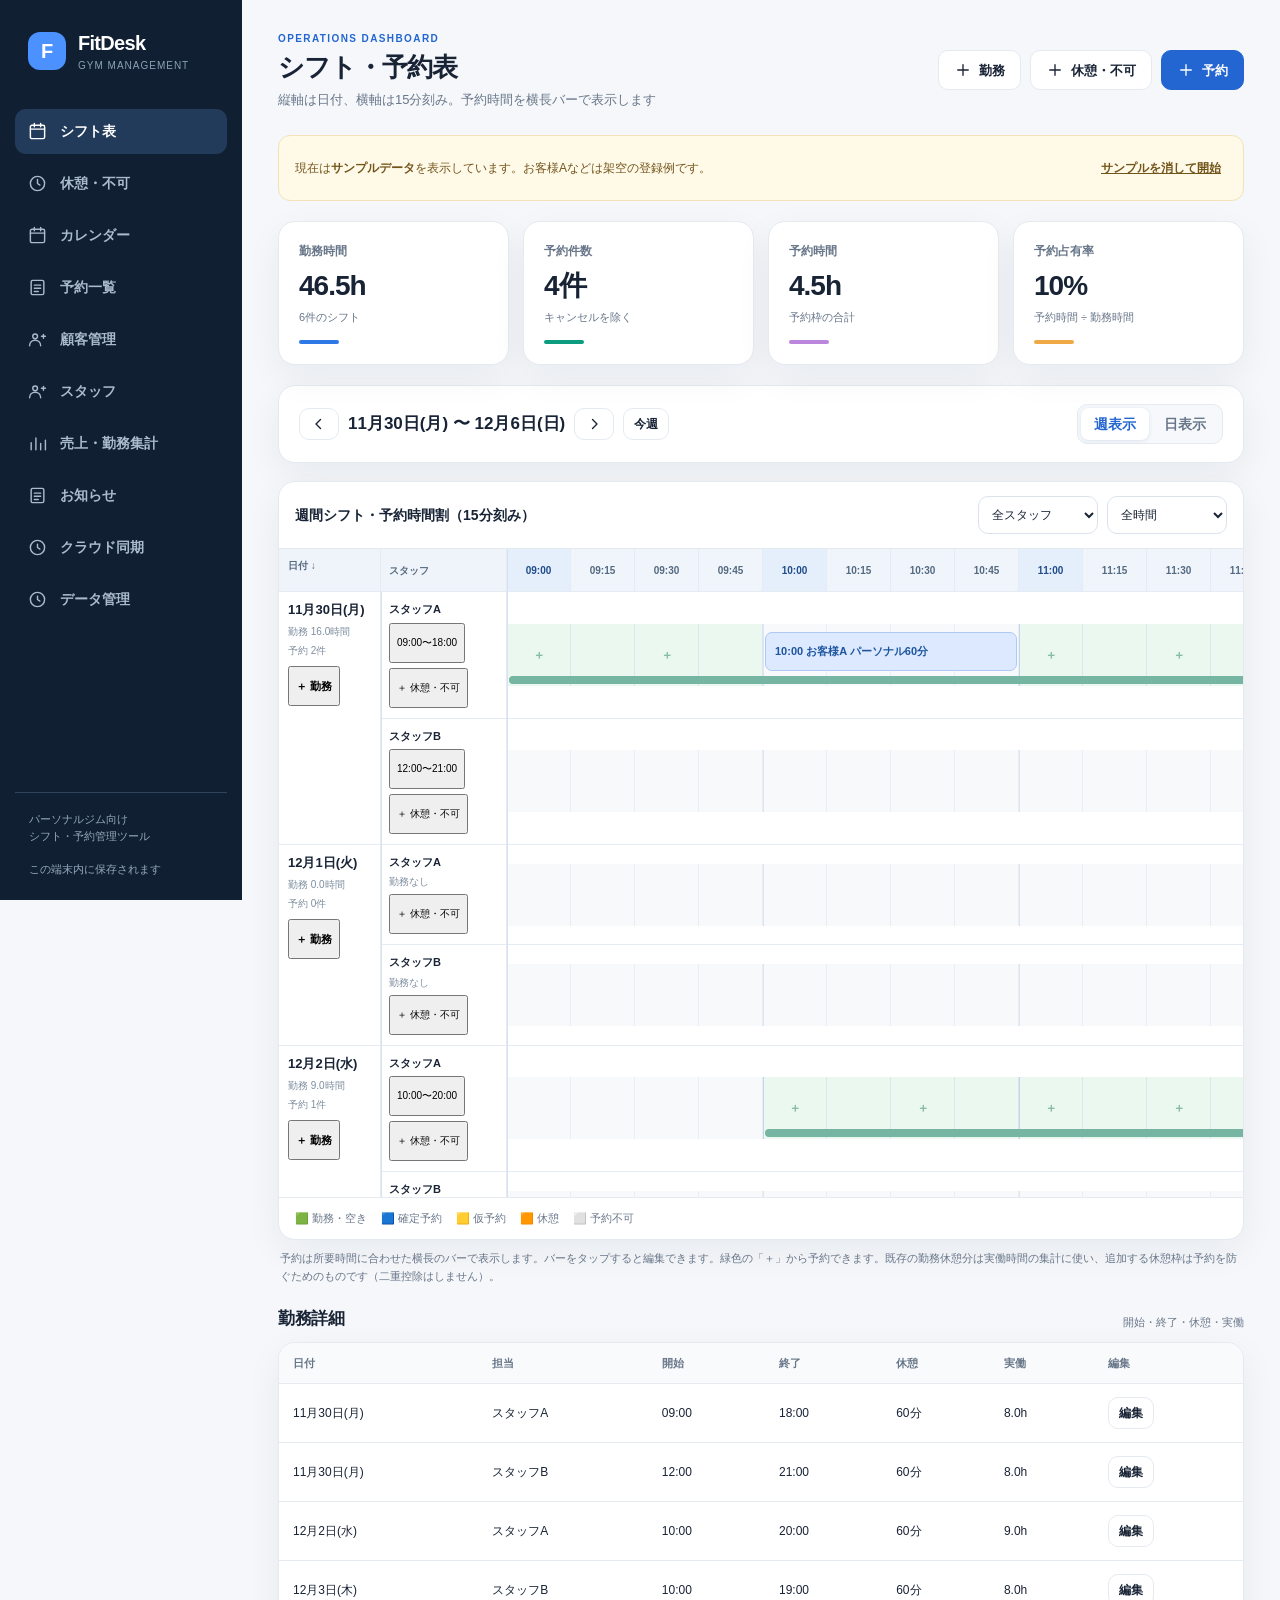
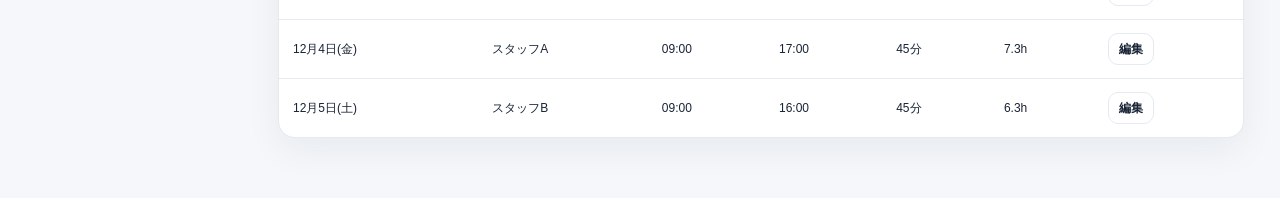
<file: index.html>
<!doctype html>
<html lang="ja">
<head>
  <meta charset="UTF-8" />
  <meta name="viewport" content="width=device-width, initial-scale=1, viewport-fit=cover" />
  <meta name="theme-color" content="#111d2c" />
  <meta name="description" content="パーソナルジムの勤務シフトと予約をまとめて管理するシンプルなアプリ" />
  <title>FitDesk | シフト・予約管理</title>
  <link rel="manifest" href="manifest.webmanifest" />
  <link rel="icon" type="image/svg+xml" href="icon.svg" />
  <style>
  :root{--ink:#182335;--sub:#687689;--line:#e5eaf0;--soft:#f5f7fa;--white:#fff;--accent:#2366d1;--accent-light:#e9f1ff;--green:#087b60;--green-light:#e3f5ee;--amber:#a86511;--amber-light:#fff4db;--red:#b43c4c;--red-light:#fff0f1;--shadow:0 12px 36px rgba(21,36,60,.06);--radius:17px;font-family:Inter,-apple-system,BlinkMacSystemFont,'Hiragino Kaku Gothic ProN','Yu Gothic',Meiryo,sans-serif;color-scheme:light}
  *{box-sizing:border-box}html{scroll-behavior:smooth}body{margin:0;background:var(--soft);color:var(--ink);font-size:14px;line-height:1.5}button,input,select,textarea{font:inherit}button{cursor:pointer}button:disabled{opacity:.5;cursor:not-allowed}button:focus-visible,input:focus-visible,select:focus-visible,textarea:focus-visible{outline:3px solid #9cc1ff;outline-offset:2px}button,input,select,textarea{min-height:40px}svg{display:block}h1,h2,h3,p{margin:0}a{color:var(--accent)}.app{display:flex;min-height:100vh}.sidebar{width:242px;flex-shrink:0;background:#101f31;color:#d8e3ef;display:flex;flex-direction:column;position:sticky;top:0;height:100vh;padding:28px 15px 20px}.brand{display:flex;align-items:center;gap:12px;padding:0 13px 36px}.brand-mark{width:38px;height:38px;background:#4b91ff;border-radius:12px;display:grid;place-items:center;color:white;font-size:20px;font-weight:900}.brand strong{color:#fff;font-size:20px;letter-spacing:-.7px}.brand small{display:block;color:#8ba1b6;font-size:10px;letter-spacing:1px}.nav{display:flex;flex-direction:column;gap:7px}.navbtn{border:0;background:transparent;color:#a9bbcc;display:flex;gap:13px;align-items:center;border-radius:11px;padding:12px 13px;text-align:left;font-weight:650}.navbtn svg{width:19px;height:19px}.navbtn.active{background:#233b5a;color:#fff}.navbtn:hover{background:#1b324d;color:white}.side-foot{margin-top:auto;padding:18px 14px 3px;border-top:1px solid #30445c;color:#95a9bd;font-size:11px}.main{min-width:0;flex:1;padding:31px 36px 60px;max-width:1680px;margin:auto;width:100%}.topbar{display:flex;justify-content:space-between;align-items:center;gap:16px;margin-bottom:25px}.eyebrow{color:var(--accent);font-weight:800;letter-spacing:1.4px;font-size:10px;margin-bottom:6px}.page-title{font-size:26px;letter-spacing:-.8px;line-height:1.2}.desc{color:var(--sub);font-size:13px;margin-top:7px}.actions{display:flex;gap:9px;align-items:center;flex-wrap:wrap}.btn{border:1px solid var(--line);background:white;color:var(--ink);border-radius:10px;padding:9px 15px;display:inline-flex;align-items:center;justify-content:center;gap:7px;font-size:13px;font-weight:750;white-space:nowrap}.btn:hover{background:#f4f7fb}.btn.primary{background:var(--accent);border-color:var(--accent);color:#fff}.btn.primary:hover{background:#154dad}.btn.soft{background:var(--accent-light);border-color:var(--accent-light);color:var(--accent)}.btn.danger{color:var(--red);border-color:#f1c4ca}.btn.small{min-height:32px;padding:5px 10px;font-size:12px}.iconbtn{width:36px;min-height:36px;padding:0;font-size:20px}.panel{background:#fff;border:1px solid var(--line);border-radius:var(--radius);box-shadow:var(--shadow)}.demo-banner{padding:12px 16px;background:#fff9e8;border:1px solid #f2e2b7;border-radius:12px;color:#72551b;display:flex;justify-content:space-between;align-items:center;gap:10px;margin-bottom:20px;font-size:12px}.demo-banner button{border:0;background:transparent;text-decoration:underline;color:inherit;font-weight:750;cursor:pointer}.stats{display:grid;grid-template-columns:repeat(4,minmax(0,1fr));gap:14px;margin-bottom:20px}.stat{padding:20px;min-width:0}.stat .label{color:var(--sub);font-size:12px;font-weight:650}.stat .num{font-size:28px;font-weight:820;letter-spacing:-1px;margin:5px 0 2px;font-variant-numeric:tabular-nums}.stat .meta{font-size:11px;color:var(--sub)}.stat .line{height:4px;width:40px;border-radius:4px;background:var(--accent);margin-top:15px}.board-toolbar{padding:18px 20px;display:flex;gap:15px;justify-content:space-between;align-items:center;flex-wrap:wrap;margin-bottom:14px}.toolbar-left,.toolbar-right{display:flex;align-items:center;gap:9px;flex-wrap:wrap}.weektitle{font-size:17px;font-weight:800;min-width:168px;text-align:center}.switch{display:flex;border:1px solid var(--line);border-radius:10px;padding:3px;background:#f6f8fb;gap:2px}.switch button{min-height:32px;padding:3px 13px;border:0;border-radius:8px;background:transparent;color:var(--sub);font-weight:750}.switch button.selected{background:#fff;color:var(--accent);box-shadow:0 1px 4px #dce3ee}.schedule-scroll{overflow:auto;border-radius:var(--radius)}.schedule{min-width:940px;background:white}.dayheads{display:grid;grid-template-columns:145px repeat(7,minmax(116px,1fr));position:sticky;top:0;z-index:2;background:#fbfcfe;border-bottom:1px solid var(--line)}.colhead{border-right:1px solid var(--line);padding:14px 10px;text-align:center;font-size:12px;color:var(--sub)}.colhead.today{background:var(--accent-light)}.colhead b{font-size:19px;color:var(--ink);margin-left:5px}.colhead.today b{color:var(--accent)}.staff-row{display:grid;grid-template-columns:145px repeat(7,minmax(116px,1fr));border-bottom:1px solid var(--line);min-height:140px}.staff-row:last-child{border-bottom:0}.staff-label{padding:18px 14px;display:flex;align-items:flex-start;gap:8px;border-right:1px solid var(--line)}.staff-label strong{font-size:12px;line-height:1.3;word-break:break-word}.avatar{display:grid;place-items:center;flex-shrink:0;width:29px;height:29px;border-radius:10px;color:#fff;font-weight:800;font-size:12px}.board-cell{border-right:1px solid var(--line);padding:9px 6px 8px;min-width:0;position:relative}.board-cell:last-child,.colhead:last-child{border-right:0}.board-cell.today{background:#f8fbff}.shift-pill{background:#e9f3ff;color:#275c9d;border-radius:7px;padding:6px 5px;font-size:10px;font-weight:800;display:flex;gap:3px;justify-content:center;margin-bottom:7px;line-height:1.3}.shift-pill button{border:0;background:transparent;color:#275c9d;padding:0 2px;min-height:0;font-size:11px}.shift-pill.off{background:#f4f6f8;color:#9da8b6}.book-chip{display:block;border:0;border-left:3px solid var(--accent);border-radius:5px;padding:6px 5px;text-align:left;background:#edf4ff;color:#234469;width:100%;margin:5px 0;font-size:10px;line-height:1.35;overflow:hidden}.book-chip b{display:block;font-size:10px}.book-chip.tentative{background:var(--amber-light);border-color:#dba331;color:#77501b}.book-chip.done{background:var(--green-light);border-color:#31a784;color:#125e4a}.book-chip.cancel{background:#f2f2f2;border-color:#bbb;color:#888;text-decoration:line-through}.book-chip:hover{filter:brightness(.96)}.quickadd{border:1px dashed #dae2ec;background:transparent;color:#8a9bad;width:100%;padding:3px;border-radius:7px;font-size:17px;min-height:26px;margin-top:5px}.quickadd:hover{border-color:#7faeeb;color:var(--accent);background:var(--accent-light)}.legend{display:flex;flex-wrap:wrap;gap:16px;color:var(--sub);font-size:11px;padding:14px 18px}.dot{display:inline-block;vertical-align:middle;width:9px;height:9px;border-radius:3px;margin-right:6px}.subheading{font-size:17px;font-weight:800;letter-spacing:-.3px}.section-head{display:flex;justify-content:space-between;align-items:center;gap:10px;margin-bottom:16px}.content-panel{padding:20px}.filters{display:flex;gap:10px;flex-wrap:wrap;margin:14px 0 18px}.control{border:1px solid #dbe3ec;border-radius:10px;padding:10px 11px;background:white;color:var(--ink);width:100%;min-width:0}.filters .control{width:auto}.filters input{flex:1;min-width:180px}.table-scroll{overflow:auto}.data-table{border-collapse:collapse;width:100%;min-width:680px;text-align:left}.data-table th{background:#f8fafc;color:var(--sub);font-size:11px;font-weight:760;padding:12px 14px}.data-table td{padding:13px 14px;border-top:1px solid var(--line);font-size:12px}.data-table tr:hover td{background:#fcfdff}.name-cell{font-weight:800}.status{display:inline-block;border-radius:20px;padding:4px 9px;font-size:10px;font-weight:800;background:var(--accent-light);color:var(--accent)}.status.tentative{background:var(--amber-light);color:var(--amber)}.status.done{background:var(--green-light);color:var(--green)}.status.cancel{background:#eee;color:#777}.staff-grid{display:grid;grid-template-columns:repeat(3,minmax(0,1fr));gap:15px}.staff-card{padding:20px;display:flex;flex-direction:column;gap:13px}.staff-profile{display:flex;align-items:center;gap:12px}.staff-profile .avatar{width:44px;height:44px;font-size:16px}.staff-profile h3{font-size:15px}.staff-profile p{font-size:11px;color:var(--sub)}.staff-card .foot{display:flex;justify-content:space-between;gap:10px;border-top:1px solid var(--line);padding-top:12px;font-size:12px;color:var(--sub)}.detail-grid{display:grid;grid-template-columns:1.1fr .9fr;gap:16px}.info-box{background:#f7f9fc;padding:15px;border-radius:12px;color:var(--sub);font-size:12px}.info-box strong{color:var(--ink)}.info-box p+ p{margin-top:8px}.empty{padding:43px 15px;text-align:center;color:var(--sub)}.empty b{display:block;font-size:17px;color:var(--ink);margin-bottom:6px}.empty p{margin-bottom:16px}.mobile-nav{display:none}.modal-backdrop{position:fixed;z-index:100;inset:0;background:rgba(15,29,49,.55);display:grid;place-items:center;padding:18px;overflow:auto}.modal{width:min(100%,540px);max-height:min(94dvh,840px);overflow:auto;background:#fff;border-radius:18px;box-shadow:0 24px 90px #0d203e50;padding:24px}.modal-head{display:flex;align-items:center;justify-content:space-between;gap:10px;margin-bottom:20px}.modal-head h2{font-size:20px}.close{background:#f1f4f8;border:0;border-radius:8px;font-size:21px;width:35px;min-height:35px}.formgrid{display:grid;grid-template-columns:repeat(2,1fr);gap:14px}.field{display:flex;flex-direction:column;gap:6px;min-width:0}.field.full{grid-column:1/-1}.field label{color:#4d5c6f;font-size:12px;font-weight:750}.field small{color:var(--sub);font-size:10px}.field textarea{resize:vertical;min-height:70px}.modal-actions{border-top:1px solid var(--line);padding-top:17px;margin-top:23px;display:flex;justify-content:space-between;gap:10px;align-items:center}.modal-actions .right{display:flex;gap:8px;margin-left:auto}.toast{position:fixed;z-index:300;bottom:25px;right:25px;max-width:min(calc(100vw - 30px),400px);padding:12px 18px;background:#16354b;color:white;border-radius:11px;box-shadow:0 12px 34px #1c304b40;font-size:13px;font-weight:700}.daycards{display:grid;grid-template-columns:repeat(auto-fit,minmax(245px,1fr));gap:14px;padding:15px}.daycard{border:1px solid var(--line);border-radius:13px;padding:17px}.daycard-top{display:flex;justify-content:space-between;align-items:center;margin-bottom:10px}.daycard h3{display:flex;align-items:center;gap:9px;font-size:14px}.daycard .shift-list{padding:9px 10px;background:#f5f8fc;border-radius:7px;color:#356290;font-weight:800;font-size:12px;margin:12px 0}.daybook{display:flex;align-items:center;justify-content:space-between;gap:8px;border-top:1px solid #eef1f4;padding:10px 0;font-size:12px}.daybook b{font-size:12px}.daybook small{color:var(--sub);font-size:10px}.data-actions{display:flex;gap:10px;flex-wrap:wrap;margin-top:16px}.summary-list{margin-top:14px}.summary-row{display:grid;grid-template-columns:100px 1fr 65px;align-items:center;gap:10px;margin:15px 0;font-size:12px}.bartrack{height:9px;border-radius:10px;background:#eaf0f6;overflow:hidden}.barfill{height:100%;border-radius:10px;background:var(--accent)}.hint{color:var(--sub);font-size:11px;margin-top:7px}.mini-icon{font-size:15px}.hidden{display:none!important}
  @media(max-width:1100px){.main{padding:26px 22px 70px}.stats{grid-template-columns:repeat(2,minmax(0,1fr))}.staff-grid{grid-template-columns:repeat(2,minmax(0,1fr))}}
  @media(max-width:720px){.app{display:block}.sidebar{display:none}.main{padding:22px 14px 95px;display:block}.topbar{align-items:flex-start;flex-direction:column;gap:17px}.page-title{font-size:24px}.topbar .actions{width:100%}.topbar .actions .btn{flex:1}.stats{gap:9px}.stat{padding:14px}.stat .num{font-size:24px}.stat .meta{font-size:10px}.board-toolbar{padding:13px}.weektitle{font-size:15px;min-width:146px}.board-toolbar .toolbar-right{width:100%;justify-content:space-between}.staff-grid{grid-template-columns:1fr}.detail-grid{grid-template-columns:1fr}.mobile-nav{position:fixed;display:flex;z-index:60;bottom:0;left:0;right:0;background:white;border-top:1px solid var(--line);padding:7px 3px max(7px,env(safe-area-inset-bottom));justify-content:space-around;box-shadow:0 -2px 18px #0000000d}.mobile-nav button{border:0;background:transparent;display:flex;flex-direction:column;align-items:center;gap:3px;padding:4px 5px;min-height:42px;font-size:10px;font-weight:800;color:var(--sub)}.mobile-nav button.active{color:var(--accent)}.mobile-nav svg{width:20px;height:20px}.modal{padding:19px;max-height:94dvh}.filters .control{max-width:100%}.demo-banner{align-items:flex-start}.summary-row{grid-template-columns:75px 1fr 49px}}
  @media(max-width:390px){.formgrid{grid-template-columns:1fr}.field.full{grid-column:auto}.stats{grid-template-columns:repeat(2,1fr)}.stat .num{font-size:22px}}

/* Table-first schedule experience */
.table-section{margin-top:18px}.table-section .section-head{padding:0 2px}.table-note{color:var(--sub);font-size:12px;margin:6px 0 12px}.shift-table,.slot-table{width:100%;border-collapse:separate;border-spacing:0;text-align:left;font-size:12px}.shift-table{min-width:1040px}.slot-table{min-width:max(700px,100%)}.shift-table th,.slot-table th{background:#f5f8fc;color:#536379;font-weight:800;white-space:nowrap;padding:13px 10px;border-bottom:1px solid var(--line);border-right:1px solid var(--line)}.shift-table td,.slot-table td{padding:11px 9px;vertical-align:top;border-bottom:1px solid var(--line);border-right:1px solid var(--line)}.shift-table tr:last-child td,.slot-table tr:last-child td{border-bottom:0}.shift-table tr>:last-child,.slot-table tr>:last-child{border-right:0}.shift-table th:first-child,.shift-table td:first-child,.slot-table th:first-child,.slot-table td:first-child{position:sticky;left:0;z-index:2;background:#fff;min-width:125px;box-shadow:1px 0 0 var(--line)}.shift-table thead th:first-child,.slot-table thead th:first-child{z-index:3;background:#f5f8fc}.shift-table .is-today{background:#eef5ff}.shift-table .tbl-time{display:block;width:100%;padding:6px 7px;text-align:left;border-radius:7px;background:#e8f2ff;border:0;color:#21579e;font-weight:800;font-size:12px;min-height:30px;margin-bottom:5px}.shift-table .tbl-muted{color:#99a5b5;font-size:11px}.shift-table .tbl-count{display:block;color:#415775;font-size:11px;margin:5px 0}.shift-table .tbl-add{display:inline-flex;align-items:center;justify-content:center;border:1px dashed #d3ddeb;background:#fff;color:var(--accent);border-radius:6px;min-height:27px;padding:4px 6px;font-size:11px}.shift-table .tbl-add:hover{background:#edf5ff}.tbl-summary{font-weight:800;background:#f7faff}.tbl-person{display:flex;gap:8px;align-items:center;font-weight:800;white-space:nowrap}.day-selector{display:flex;gap:7px;overflow:auto;padding:4px 1px 13px}.day-selector button{border:1px solid var(--line);background:white;min-width:77px;border-radius:10px;padding:8px 9px;min-height:50px;font-weight:800;flex:1}.day-selector button.active{background:var(--accent-light);color:var(--accent);border-color:#a9c7fa}.table-wrap{overflow:auto;border-radius:var(--radius)}.slot-table td{height:54px;vertical-align:middle}.slot-table .time-col{font-variant-numeric:tabular-nums;width:94px;min-width:94px;font-weight:800;color:var(--sub);text-align:center}.slot-table .slot-open{background:#f0fbf6}.slot-table .slot-booked{background:#ebf3ff}.slot-table .slot-booked.tentative{background:#fff8e8}.slot-table .slot-booked.done{background:#e9f7ef}.slot-table .slot-closed{background:#f8fafc}.slot-booking,.slot-quick{display:block;border:0;text-align:left;width:100%;border-radius:7px;min-height:35px;padding:5px 8px;font-size:11px;line-height:1.5}.slot-booking{font-weight:800;color:#2458a0;background:transparent}.slot-booking small{display:block;font-weight:600}.slot-continued{color:#7891ae;font-size:10px}.slot-quick{color:#2b8b69;background:transparent}.slot-quick:hover{background:#ddf5e9}.date-heading{display:flex;align-items:center;gap:10px;flex-wrap:wrap}.date-heading input{width:150px;min-height:35px}@media(max-width:720px){.table-section{margin-top:17px}.day-selector button{flex:0 0 82px}.shift-table th,.shift-table td{padding:10px 7px}.table-note{line-height:1.6}.mobile-nav{overflow-x:auto;justify-content:space-between}.mobile-nav button{flex:1 0 54px;font-size:9px;padding:4px 1px}}

/* Weekly time grid: dates vertically, half-hour time slots horizontally */
.axis-panel{overflow:hidden}
.axis-bar{padding:13px 16px;display:flex;align-items:center;justify-content:space-between;flex-wrap:wrap;gap:12px;border-bottom:1px solid var(--line)}
.axis-bar strong{font-weight:800;font-size:14px}
.axis-filters{display:flex;flex-wrap:wrap;gap:7px}
.axis-filters .control{width:auto;min-width:110px;min-height:36px;padding:7px 9px;font-size:12px}
.axis-scroll{overflow:auto;max-height:68vh;overscroll-behavior:contain}
.axis-table{border-collapse:separate;border-spacing:0;width:max-content;min-width:100%;font-size:11px}
.axis-table th,.axis-table td{border-right:1px solid #e4ebf3;border-bottom:1px solid #e4ebf3;vertical-align:top}
.axis-table thead th{position:sticky;top:0;z-index:3;background:#eff4fa;padding:11px 7px;text-align:center;color:#485e78;font-size:12px;font-weight:850;min-width:136px;width:136px;box-shadow:0 1px 0 #dce5ed;font-variant-numeric:tabular-nums}
.axis-table tbody td{padding:7px 6px;width:136px;min-width:136px;height:105px}
.axis-table tr>*:last-child{border-right:0}
.axis-table tbody tr:last-child>*{border-bottom:0}
.axis-table thead th:first-child,.axis-table tbody th:first-child{position:sticky;left:0;width:108px;min-width:108px;max-width:108px;z-index:4;text-align:left;background:#fff;box-shadow:1px 0 0 #dce5ed;padding:11px 9px}
.axis-table thead th:first-child{z-index:6;background:#eff4fa}
.axis-table tbody tr.axis-today th:first-child{background:#eaf3ff;color:#2159a0}
.axis-table tbody th strong{display:block;font-size:13px;white-space:normal}
.axis-table tbody th small{display:block;margin-top:5px;color:var(--sub);font-size:10px;font-weight:500}
.axis-cell-empty{background:#f9fbfd}
.axis-cell-free{background:#f0faf5}
.axis-cell-booked{background:#eef4ff}
.axis-action{display:block;border:1px solid transparent;min-height:30px;width:100%;text-align:left;padding:5px 7px;border-radius:7px;font-size:11px;margin-bottom:4px;line-height:1.35;overflow-wrap:anywhere}
.axis-action:last-child{margin-bottom:0}
.axis-action b,.axis-action small{display:block}
.axis-action small{font-size:10px;margin-top:2px}
.axis-booking{background:#dfeaff;border-color:#c9defa;color:#285a9b;font-weight:750}
.axis-booking.tentative{background:#fff0d4;color:#946313;border-color:#f4d69a}
.axis-booking.done{background:#e1f4ea;color:#167458;border-color:#b6e4d0}
.axis-continue{opacity:.7}
.axis-free{background:#e1f5e9;color:#256b50;border-color:#b5e3c9;border-style:dashed;cursor:pointer}
.axis-free:hover{background:#cbedda}
.axis-shift{font-size:10px;color:#657e9a;display:block;padding:0 2px 4px}
.axis-shift button{font:inherit;border:0;background:transparent;color:inherit;min-height:0;padding:0;text-decoration:underline;text-decoration-style:dotted;text-align:left}
.axis-dash{color:#9da9b5}
.axis-legend{padding:12px 16px;display:flex;gap:14px;flex-wrap:wrap;font-size:11px;color:var(--sub);border-top:1px solid var(--line)}
.axis-help{margin:9px 0 17px;color:var(--sub);font-size:11px;line-height:1.7}
.axis-details{margin-top:18px}
.axis-details .section-head{margin-bottom:10px}
@media(max-width:720px){.axis-scroll{max-height:60vh}.axis-bar{padding:12px}.axis-filters{width:100%}.axis-filters .control{flex:1;min-width:0}.axis-table thead th,.axis-table tbody td{min-width:126px;width:126px}.axis-table thead th:first-child,.axis-table tbody th:first-child{min-width:85px;width:85px;max-width:85px;padding:9px 7px}.axis-table tbody th strong{font-size:12px}}


/* FitDesk v5: date rows and quarter-hour columns with proportional reservation bars */
.timeboard-shell{overflow:hidden;border-radius:var(--radius)}
.timeboard-toolbar{padding:14px 16px;display:flex;gap:12px;align-items:center;justify-content:space-between;flex-wrap:wrap;border-bottom:1px solid var(--line)}
.timeboard-toolbar strong{font-size:14px}.timeboard-filters{display:flex;gap:9px;flex-wrap:wrap}
.timeboard-filters select{width:auto;min-width:120px;min-height:38px;padding:7px 9px;font-size:12px}
.timeboard-scroll{overflow:auto;max-height:72vh;overscroll-behavior:contain}
.timeboard-table{border-collapse:separate;border-spacing:0;table-layout:fixed;width:max-content;min-width:100%;--slot:64px;--datew:102px;--staffw:126px;font-size:11px}
.timeboard-table th,.timeboard-table td{border-right:1px solid #e5ebf2;border-bottom:1px solid #e5ebf2}
.timeboard-table tr>*:last-child{border-right:0}
.timeboard-table thead th{position:sticky;top:0;z-index:4;background:#f0f5fb;height:43px;text-align:left;padding:8px 4px;color:#556a80;font-size:10px;font-variant-numeric:tabular-nums}
.timeboard-table .tb-time{width:var(--slot);min-width:var(--slot);max-width:var(--slot);text-align:center}
.timeboard-table .tb-time.hour{background:#e5effb;font-weight:850;color:#204d8c}
.timeboard-table .tb-day{position:sticky;left:0;min-width:var(--datew);width:var(--datew);max-width:var(--datew);z-index:3;background:#fff;padding:9px;vertical-align:top;text-align:left;box-shadow:1px 0 0 #d8e2ee}
.timeboard-table .tb-person{position:sticky;left:var(--datew);min-width:var(--staffw);width:var(--staffw);max-width:var(--staffw);z-index:2;background:#fff;padding:10px 8px;vertical-align:middle;text-align:left;box-shadow:1px 0 0 #d8e2ee}
.timeboard-table thead .tb-day,.timeboard-table thead .tb-person{z-index:6;top:0;background:#eff4fa}
.timeboard-table .tb-day strong{display:block;font-size:13px;margin-bottom:6px;line-height:1.4}
.timeboard-table .tb-day small,.timeboard-table .tb-person small{display:block;color:#7d8d9e;font-size:10px;margin-top:5px;font-weight:500;line-height:1.4}
.timeboard-table .tb-day .tbl-add{margin-top:8px}
.timeboard-table .tb-person b{display:block;line-height:1.4;overflow-wrap:anywhere}
.timeboard-table .tb-today>.tb-day{background:#eaf3ff;color:#215aa0}
.timeboard-table .tb-lane-td{padding:0;border-right:0;vertical-align:middle}
.tb-lane{width:max-content;height:62px;display:grid;grid-template-columns:repeat(var(--slot-count),var(--slot));position:relative;isolation:isolate;background:#f6f8fb;overflow:hidden}
.tb-tick{border:0;border-right:1px solid #dce5ef;border-radius:0;padding:0;margin:0;min-height:62px;background:#f8fafc;cursor:default;position:relative;z-index:0}
.tb-tick.hour{border-left:1px solid #c2d5eb}
.tb-tick.free{background:#ebf8f0;color:#4d9973;cursor:pointer}.tb-tick.free:hover{background:#d7f1e1}
.tb-tick .plus{font-size:12px;font-weight:650;opacity:.65}
.tb-bar{position:absolute;box-sizing:border-box;display:flex;align-items:center;white-space:nowrap;overflow:hidden;text-overflow:ellipsis;border-radius:7px;padding:0 9px;font-size:11px;font-weight:850;line-height:1.25;z-index:2;min-height:0;cursor:pointer}
.tb-bar.tb-shift{top:52px;height:8px;border-radius:4px;padding:0;background:#76b5a1;z-index:1;pointer-events:none}
.tb-bar.tb-book{top:8px;height:39px;background:#dce9ff;color:#1e559f;border:1px solid #afc9f5}
.tb-bar.tb-book.tentative{background:#fff0cd;color:#81550d;border-color:#edcf80}
.tb-bar.tb-book.done{background:#d7f5e7;color:#0d674d;border-color:#a9dcc5}
.tb-bar.tb-block{top:8px;height:39px;background:#ffe9c9;color:#885415;border:1px dashed #e6ae64}
.tb-bar.tb-block.unavailable{background:#e6e9f0;color:#5a6475;border-color:#b6c2d2}
.tb-bar .tb-bar-text{overflow:hidden;text-overflow:ellipsis;white-space:nowrap}
.tb-bar:hover{filter:brightness(.97)}.tb-bar:focus-visible{outline:3px solid #225fce;outline-offset:1px}
.timeboard-legend{display:flex;flex-wrap:wrap;gap:14px;padding:12px 16px;border-top:1px solid var(--line);font-size:11px;color:var(--sub)}
.timeboard-note{color:var(--sub);font-size:11px;line-height:1.7;margin:9px 2px 20px}
.tb-details{margin-top:20px}.tb-details .section-head{margin-bottom:10px}
.tb-label{display:inline-block;border-radius:20px;padding:4px 9px;font-size:11px;font-weight:800;background:#ffefd5;color:#8c5a18}
.tb-label.unavailable{background:#e9edf4;color:#506078}
@media(max-width:720px){.timeboard-table{--slot:58px;--datew:81px;--staffw:100px}.timeboard-table .tb-day,.timeboard-table .tb-person{padding:7px 6px}.timeboard-table .tb-day strong{font-size:12px}.timeboard-table .tb-person b{font-size:11px}.timeboard-scroll{max-height:66vh}.timeboard-toolbar{padding:12px}.timeboard-filters{width:100%}.timeboard-filters select{flex:1;min-width:0}.tb-bar{padding:0 5px;font-size:10px}}

  </style>
</head>
<body>
<div class="app">
  <aside class="sidebar"><div class="brand"><div class="brand-mark">F</div><div><strong>FitDesk</strong><small>GYM MANAGEMENT</small></div></div><nav class="nav" id="desktopNav"></nav><div class="side-foot">パーソナルジム向け<br>シフト・予約管理ツール<br><br>この端末内に保存されます</div></aside>
  <main class="main"><header class="topbar"><div><div class="eyebrow">OPERATIONS DASHBOARD</div><h1 id="pageTitle" class="page-title">シフト・予約カレンダー</h1><p class="desc" id="pageDesc">勤務と予約をひとつの画面で確認できます</p></div><div class="actions" id="topActions"></div></header><div id="demoBanner"></div><div id="content"></div></main>
</div>
<nav class="mobile-nav" id="mobileNav"></nav><div id="modalRoot"></div><div id="toastRoot"></div>
<script src="./fitdesk-pro.js"></script>
<script>
(()=>{'use strict';
const $=(s,root=document)=>root.querySelector(s), $$=(s,root=document)=>Array.from(root.querySelectorAll(s));
const ICONS={calendar:'<rect x="3" y="4" width="18" height="17" rx="2"/><path d="M8 2v4M16 2v4M3 9h18"/>',booking:'<rect x="4" y="3" width="16" height="18" rx="2"/><path d="M8 9h8M8 13h8M8 17h5"/>',staff:'<circle cx="9" cy="8" r="3"/><path d="M2 20c0-4 3-7 7-7s7 3 7 7M17 8h5M19.5 5.5v5"/>',report:'<path d="M4 20V11M10 20V5M16 20v-8M22 20V8"/>',data:'<circle cx="12" cy="12" r="9"/><path d="M12 8v4l3 2"/>',plus:'<path d="M12 5v14M5 12h14"/>',download:'<path d="M12 3v12m-5-5 5 5 5-5M4 17v4h16v-4"/>',left:'<path d="m14 6-6 6 6 6"/>',right:'<path d="m10 6 6 6-6 6"/>',trash:'<path d="M4 7h16M10 3h4M6 7l1 14h10l1-14M10 11v6M14 11v6"/>',edit:'<path d="m14 5 5 5M4 20l4-.8L20 7a2.1 2.1 0 0 0-3-3L5 16z"/>',clock:'<circle cx="12" cy="12" r="9"/><path d="M12 7v5l3 2"/>'};
const icon=(name)=>`<svg aria-hidden="true" width="18" height="18" viewBox="0 0 24 24" fill="none" stroke="currentColor" stroke-width="1.8" stroke-linecap="round" stroke-linejoin="round">${ICONS[name]||ICONS.calendar}</svg>`;
const esc=s=>String(s??'').replace(/[&<>"']/g,c=>({'&':'&amp;','<':'&lt;','>':'&gt;','"':'&quot;',"'":'&#39;'}[c]));
const z=n=>String(n).padStart(2,'0'), dayKey=d=>`${d.getFullYear()}-${z(d.getMonth()+1)}-${z(d.getDate())}`;
const fromKey=s=>{const a=String(s).split('-').map(Number);return new Date(a[0],a[1]-1,a[2])};
const addDays=(s,n)=>{let d=fromKey(s);d.setDate(d.getDate()+n);return dayKey(d)};
const monday=s=>{const d=fromKey(s);d.setDate(d.getDate()-((d.getDay()+6)%7));return dayKey(d)};
const mins=t=>{const a=String(t||'0:0').split(':');return Number(a[0])*60+Number(a[1])};
const duration=(a,b)=>Math.max(0,mins(b)-mins(a));
const timeFromMinutes=m=>`${z(Math.floor(m/60))}:${z(m%60)}`;
const overlaps=(a,b,c,d)=>a<d&&c<b;
const niceDate=s=>{const d=fromKey(s);return `${d.getMonth()+1}月${d.getDate()}日(${['日','月','火','水','木','金','土'][d.getDay()]})`};
const uid=()=>typeof crypto!=='undefined'&&crypto.randomUUID?crypto.randomUUID():'id_'+Date.now().toString(36)+'_'+Math.random().toString(36).slice(2);
const colors=['#377be7','#12a687','#995dd7','#ed8a38','#ce617f','#437d88','#6e80c7'];
const today=dayKey(new Date());
function sample(){const mon=monday(today), wed=addDays(mon,2), thu=addDays(mon,3), fri=addDays(mon,4), sat=addDays(mon,5);return {version:1,demo:true,staff:[{id:'s1',name:'スタッフA',role:'トレーナー',color:colors[0]},{id:'s2',name:'スタッフB',role:'トレーナー',color:colors[1]}],shifts:[{id:'sh1',staffId:'s1',date:mon,start:'09:00',end:'18:00',breakMin:60},{id:'sh2',staffId:'s1',date:wed,start:'10:00',end:'20:00',breakMin:60},{id:'sh3',staffId:'s1',date:fri,start:'09:00',end:'17:00',breakMin:45},{id:'sh4',staffId:'s2',date:mon,start:'12:00',end:'21:00',breakMin:60},{id:'sh5',staffId:'s2',date:thu,start:'10:00',end:'19:00',breakMin:60},{id:'sh6',staffId:'s2',date:sat,start:'09:00',end:'16:00',breakMin:45}],bookings:[{id:'b1',staffId:'s1',date:mon,start:'10:00',duration:60,client:'お客様A',menu:'パーソナル60分',status:'確定',notes:''},{id:'b2',staffId:'s2',date:mon,start:'14:30',duration:60,client:'お客様B',menu:'パーソナル60分',status:'仮予約',notes:''},{id:'b3',staffId:'s1',date:wed,start:'15:00',duration:90,client:'お客様C',menu:'パーソナル90分',status:'確定',notes:''},{id:'b4',staffId:'s2',date:thu,start:'11:00',duration:60,client:'お客様D',menu:'体験セッション',status:'完了',notes:''}]};}
const KEY='fitdesk_local_v1';
function load(){try{let raw=localStorage.getItem(KEY);if(raw){let obj=JSON.parse(raw);if(validData(obj))return obj}}catch(e){console.warn('load failed',e)}return sample()}
let tableStaff='all',tableTimeRange='all';
let db=load(),page='table',mode=window.innerWidth<=720?'day':'week',cursor=today,filterBooking='',filterStatus='',filterStaff='',filterFrom='',filterTo='',toastTimer=null;
db.blocks=Array.isArray(db.blocks)?db.blocks:[];
db.customers=Array.isArray(db.customers)?db.customers:[];
db.notifications=Array.isArray(db.notifications)?db.notifications:[];
function validData(o){return o&&Array.isArray(o.staff)&&Array.isArray(o.shifts)&&Array.isArray(o.bookings)&&(!('blocks' in o)||Array.isArray(o.blocks)&&o.blocks.every(b=>b&&typeof b.id==='string'&&typeof b.staffId==='string'&&typeof b.date==='string'&&typeof b.start==='string'&&typeof b.end==='string'))&&o.staff.every(s=>s&&typeof s.id==='string'&&typeof s.name==='string')&&o.shifts.every(s=>s&&typeof s.date==='string'&&typeof s.staffId==='string')&&o.bookings.every(b=>b&&typeof b.date==='string'&&typeof b.staffId==='string'&&typeof b.client==='string')}
function save(){try{localStorage.setItem(KEY,JSON.stringify(db))}catch(e){alert('保存できませんでした。端末の空き容量やブラウザ設定を確認してください。')}pro.onLocalSave();render()}
const byStaff=id=>db.staff.find(x=>x.id===id);
const myShifts=(id,date)=>db.shifts.filter(s=>s.staffId===id&&s.date===date).sort((a,b)=>a.start.localeCompare(b.start));
const myBookings=(id,date)=>db.bookings.filter(b=>b.staffId===id&&b.date===date).sort((a,b)=>a.start.localeCompare(b.start));
const active=b=>b.status!=='キャンセル';
const worked=s=>Math.max(0,duration(s.start,s.end)-(Number(s.breakMin)||0));
const workingHours=list=>(list.reduce((n,s)=>n+worked(s),0)/60).toFixed(1);
const fmtM=m=>`${(m/60).toFixed(1)}h`;
const weekDays=()=>Array.from({length:7},(_,i)=>addDays(monday(cursor),i));
const periodShift=()=>db.shifts.filter(s=>weekDays().includes(s.date));
const periodBooking=()=>db.bookings.filter(b=>weekDays().includes(b.date));
const periodBlocks=()=>db.blocks.filter(x=>weekDays().includes(x.date));
const blocked=(staffId,date,start,end,ignore='')=>db.blocks.some(x=>x.id!==ignore&&x.staffId===staffId&&x.date===date&&overlaps(start,end,mins(x.start),mins(x.end)));
const statClass=s=>({'仮予約':'tentative','完了':'done','キャンセル':'cancel'}[s]||'');
function toast(msg){let root=$('#toastRoot');root.innerHTML=`<div class="toast">${esc(msg)}</div>`;clearTimeout(toastTimer);toastTimer=setTimeout(()=>root.innerHTML='',3000)}
const navs=[['table','シフト表','calendar'],['blocks','休憩・不可','clock'],['calendar','カレンダー','calendar'],['bookings','予約一覧','booking'],['customers','顧客管理','staff'],['staff','スタッフ','staff'],['reports','売上・勤務集計','report'],['notifications','お知らせ','booking'],['cloud','クラウド同期','data'],['settings','データ管理','data']];
const pro=window.createFitDeskPro({
 db:()=>db,setDb:v=>{db=v},save,render,page:()=>page,
 esc,uid,icon,modal,field,input,select,selectStaff,closeModal,toast,
 byStaff,validData,worked,fmtM,niceDate,dayKey,fromKey,addDays,monday,today,
 download
});
function changePage(p){page=p;window.scrollTo({top:0,behavior:'smooth'});render()}
function render(){
 const titles={table:['シフト・予約表','縦軸は日付、横軸は15分刻み。予約時間を横長バーで表示します'],blocks:['休憩・予約不可時間','休憩や外出などの予約できない時間を管理します'],calendar:['シフト・予約カレンダー','勤務と予約をひとつの画面で確認できます'],bookings:['予約一覧','予約内容の確認・変更・キャンセル'],customers:['顧客管理','顧客台帳・予約履歴・回数券をまとめて確認できます'],notifications:['お知らせ','変更履歴と今後の予約を確認します'],cloud:['クラウド同期・ログイン','Supabase接続・メール認証とデータ同期'],staff:['スタッフ管理','スタッフの追加・編集と担当状況'],reports:['勤務・予約集計','選択中の週の稼働状況をまとめます'],settings:['データ管理','バックアップや初期化を行います']};
 $('#pageTitle').textContent=titles[page][0];$('#pageDesc').textContent=titles[page][1];
 const navHtml=(mobile=false)=>navs.map(([id,label,ico])=>`<button type="button" data-nav="${id}" class="${mobile?'':'navbtn '}${page===id?'active':''}" ${page===id?'aria-current="page"':''}>${icon(ico)}<span>${mobile?(id==='reports'?'集計':id==='settings'?'設定':label):label}</span></button>`).join('');
 $('#desktopNav').innerHTML=navHtml();$('#mobileNav').innerHTML=navHtml(true);
 $('#topActions').innerHTML=page==='staff'?`<button class="btn primary" data-open="staff">${icon('plus')}スタッフを追加</button>`:page==='customers'?`<button class="btn primary" data-customer-open="new">${icon('plus')}顧客を追加</button>`:page==='notifications'?'':page==='cloud'?`<button class="btn" data-export="json">${icon('download')}バックアップを保存</button>`:page==='settings'?`<button class="btn" data-export="json">${icon('download')}バックアップを保存</button>`:page==='blocks'?`<button class="btn primary" data-open="block">${icon('plus')}休憩・不可を追加</button>`:`<button class="btn" data-open="shift">${icon('plus')}勤務</button><button class="btn" data-open="block">${icon('plus')}休憩・不可</button><button class="btn primary" data-open="booking">${icon('plus')}予約</button>`;
 $('#demoBanner').innerHTML=db.demo?`<div class="demo-banner"><span>現在は<strong>サンプルデータ</strong>を表示しています。お客様Aなどは架空の登録例です。</span><button data-clear-demo>サンプルを消して開始</button></div>`:'';
 $('#content').innerHTML=({table:renderTables,blocks:renderBlocks,calendar:renderCalendar,bookings:renderBookings,customers:pro.renderCustomers,staff:renderStaff,reports:pro.renderReports,notifications:pro.renderNotifications,cloud:pro.renderCloud,settings:renderSettings}[page])();
}
function statCards(){const shifts=periodShift(),bookings=periodBooking().filter(active),bookMin=bookings.reduce((v,b)=>v+Number(b.duration),0),shiftMin=shifts.reduce((v,s)=>v+worked(s),0);const stats=[['勤務時間',fmtM(shiftMin),`${shifts.length}件のシフト`],['予約件数',bookings.length+'件','キャンセルを除く'],['予約時間',fmtM(bookMin),'予約枠の合計'],['予約占有率',shiftMin?Math.round(bookMin/shiftMin*100)+'%':'—','予約時間 ÷ 勤務時間']];return `<div class="stats">${stats.map((s,i)=>`<div class="panel stat"><div class="label">${s[0]}</div><div class="num">${s[1]}</div><div class="meta">${s[2]}</div><div class="line" style="background:${['#2e78e8','#0e9c81','#bd86dd','#efa947'][i]}"></div></div>`).join('')}</div>`}
function periodBar(){const days=weekDays();return `<div class="panel board-toolbar"><div class="toolbar-left"><button class="btn small" data-move="-7" aria-label="前の週">${icon('left')}</button><div class="weektitle">${niceDate(days[0])} 〜 ${niceDate(days[6])}</div><button class="btn small" data-move="7" aria-label="次の週">${icon('right')}</button><button class="btn small" data-today>今週</button></div><div class="toolbar-right"><div class="switch"><button data-mode="week" class="${mode==='week'?'selected':''}">週表示</button><button data-mode="day" class="${mode==='day'?'selected':''}">日表示</button></div>${mode==='day'?`<input aria-label="表示日" type="date" class="control" style="width:153px;min-height:37px" id="currentDay" value="${cursor}">`:''}</div></div>`}

function renderTables(){
 const days=weekDays(),staff=db.staff,shown=tableStaff==='all'?staff:staff.filter(s=>s.id===tableStaff);
 const weekShifts=periodShift(),weekBookings=periodBooking().filter(active),weekBlocks=periodBlocks();
 const keep=id=>shown.some(s=>s.id===id);
 const shifts=weekShifts.filter(s=>keep(s.staffId)),bookings=weekBookings.filter(b=>keep(b.staffId)),blocks=weekBlocks.filter(b=>keep(b.staffId));
 const starts=[540,...shifts.map(s=>mins(s.start)),...bookings.map(b=>mins(b.start)),...blocks.map(b=>mins(b.start))];
 const ends=[1260,...shifts.map(s=>mins(s.end)),...bookings.map(b=>mins(b.start)+Number(b.duration)),...blocks.map(b=>mins(b.end))];
 let first=Math.max(0,Math.floor(Math.min(...starts)/15)*15),last=Math.min(1440,Math.ceil(Math.max(...ends)/15)*15);
 if(tableTimeRange==='morning'){first=360;last=720}
 if(tableTimeRange==='afternoon'){first=720;last=1080}
 if(tableTimeRange==='evening'){first=1080;last=1440}
 const times=Array.from({length:(last-first)/15},(_,i)=>first+i*15);
 const slotPx=window.innerWidth<=720?58:64;
 const staffOpts='<option value="all">全スタッフ</option>'+staff.map(s=>`<option value="${esc(s.id)}" ${s.id===tableStaff?'selected':''}>${esc(s.name)}</option>`).join('');
 const ranges=[['all','全時間'],['morning','午前 6〜12時'],['afternoon','午後 12〜18時'],['evening','夜 18〜24時']].map(([value,label])=>`<option value="${value}" ${tableTimeRange===value?'selected':''}>${label}</option>`).join('');
 const bar=(start,end,title,markup,klass,attr)=>{
  const a=Math.max(mins(start),first),z=Math.min(mins(end),last);
  if(z<=a)return '';
  const left=((a-first)/15)*slotPx+2,w=((z-a)/15)*slotPx-4;
  return `<${attr?'button type="button"':'div'} class="tb-bar ${klass}" style="left:${left}px;width:${Math.max(w,16)}px" title="${esc(title)}" ${attr}><span class="tb-bar-text">${esc(markup)}</span></${attr?'button':'div'}>`;
 };
 const header=`<tr><th class="tb-day" scope="col">日付 ↓</th><th class="tb-person" scope="col">スタッフ</th>${times.map(t=>`<th class="tb-time ${t%60===0?'hour':''}" scope="col">${timeFromMinutes(t)}</th>`).join('')}</tr>`;
 const rows=days.map(date=>{
  const dayShifts=shifts.filter(s=>s.date===date),dayBookings=bookings.filter(b=>b.date===date);
  return shown.map((s,i)=>{
   const ss=dayShifts.filter(x=>x.staffId===s.id);
   const bb=dayBookings.filter(x=>x.staffId===s.id);
   const xx=blocks.filter(x=>x.date===date&&x.staffId===s.id);
   const dayHeader=i===0?`<th class="tb-day" scope="rowgroup" rowspan="${shown.length}"><strong>${esc(niceDate(date))}</strong><small>勤務 ${workingHours(dayShifts)}時間</small><small>予約 ${dayBookings.length}件</small><button class="tbl-add" type="button" data-open="shift" data-date="${date}">＋ 勤務</button></th>`:'';
   const person=`<th class="tb-person" scope="row"><b>${esc(s.name)}</b>${ss.map(sh=>`<small><button class="tbl-add" type="button" data-edit-shift="${esc(sh.id)}">${esc(sh.start)}〜${esc(sh.end)}</button></small>`).join('')||'<small>勤務なし</small>'}<small><button class="tbl-add" type="button" data-open="block" data-staff="${esc(s.id)}" data-date="${date}">＋ 休憩・不可</button></small></th>`;
   const ticks=times.map(t=>{
    const inside=ss.some(sh=>mins(sh.start)<=t&&t+15<=mins(sh.end));
    const taken=bb.some(b=>overlaps(t,t+15,mins(b.start),mins(b.start)+Number(b.duration)))||xx.some(b=>overlaps(t,t+15,mins(b.start),mins(b.end)));
    const free=inside&&!taken;
    return `<button type="button" class="tb-tick ${t%60===0?'hour':''} ${free?'free':''}" ${free?`data-add-booking="${esc(s.id)}" data-date="${date}" data-start="${timeFromMinutes(t)}" title="${esc(s.name)} ${timeFromMinutes(t)}から予約を追加" aria-label="${esc(s.name)} ${timeFromMinutes(t)}から予約を追加"`:'disabled aria-label="予約不可"'}>${free&&t%30===0?'<span class="plus">＋</span>':''}</button>`;
   }).join('');
   const shiftBars=ss.map(sh=>bar(sh.start,sh.end,`勤務 ${sh.start}〜${sh.end}`,'','tb-shift','')).join('');
   const bookedBars=bb.map(b=>bar(b.start,timeFromMinutes(mins(b.start)+Number(b.duration)),`${b.client}｜${b.start}〜${timeFromMinutes(mins(b.start)+Number(b.duration))}`,`${b.start} ${b.client} ${b.menu||''}`,`tb-book ${statClass(b.status)}`,`data-edit-booking="${esc(b.id)}"`)).join('');
   const blockBars=xx.map(b=>bar(b.start,b.end,`${b.type} ${b.start}〜${b.end} ${b.note||''}`,`${b.type} ${b.start}〜${b.end}`,`tb-block ${b.type==='予約不可'?'unavailable':''}`,`data-edit-block="${esc(b.id)}"`)).join('');
   return `<tr class="${date===today?'tb-today':''}">${dayHeader}${person}<td class="tb-lane-td" colspan="${times.length}"><div class="tb-lane" style="--slot-count:${times.length}">${ticks}${shiftBars}${bookedBars}${blockBars}</div></td></tr>`;
  }).join('');
 }).join('');
 const main=`<section class="table-section"><div class="panel timeboard-shell"><div class="timeboard-toolbar"><strong>週間シフト・予約時間割（15分刻み）</strong><div class="timeboard-filters"><select id="tableStaffFilter" class="control" aria-label="表示スタッフ">${staffOpts}</select><select id="tableTimeRange" class="control" aria-label="時間帯">${ranges}</select></div></div><div class="timeboard-scroll" tabindex="0" role="region" aria-label="縦軸が日付、横軸が15分間隔の時間割"><table class="timeboard-table"><thead>${header}</thead><tbody>${rows}</tbody></table></div><div class="timeboard-legend"><span>🟩 勤務・空き</span><span>🟦 確定予約</span><span>🟨 仮予約</span><span>🟧 休憩</span><span>⬜ 予約不可</span></div></div><p class="timeboard-note">予約は所要時間に合わせた横長のバーで表示します。バーをタップすると編集できます。緑色の「＋」から予約できます。既存の勤務休憩分は実働時間の集計に使い、追加する休憩枠は予約を防ぐためのものです（二重控除はしません）。</p></section>`;
 const details=`<section class="tb-details"><div class="section-head"><h2 class="subheading">勤務詳細</h2><span class="hint">開始・終了・休憩・実働</span></div><div class="panel table-wrap"><table class="data-table"><thead><tr><th>日付</th><th>担当</th><th>開始</th><th>終了</th><th>休憩</th><th>実働</th><th>編集</th></tr></thead><tbody>${shifts.slice().sort((a,b)=>a.date.localeCompare(b.date)||a.start.localeCompare(b.start)).map(sh=>`<tr><td>${esc(niceDate(sh.date))}</td><td>${esc(byStaff(sh.staffId)?.name||'—')}</td><td>${esc(sh.start)}</td><td>${esc(sh.end)}</td><td>${Number(sh.breakMin)||0}分</td><td>${fmtM(worked(sh))}</td><td><button class="btn small" data-edit-shift="${esc(sh.id)}">編集</button></td></tr>`).join('')||'<tr><td colspan="7">この週は勤務登録がありません</td></tr>'}</tbody></table></div></section>`;
 return statCards()+periodBar()+(staff.length?main+details:empty('スタッフを追加してください','スタッフ登録後に時間割が表示されます','staff'));
}

function renderBlocks(){
 const rows=periodBlocks().slice().sort((a,b)=>a.date.localeCompare(b.date)||a.start.localeCompare(b.start));
 return periodBar()+`<div class="panel content-panel"><div class="section-head"><h2 class="subheading">今週の休憩・予約不可（${rows.length}件）</h2><button class="btn primary small" data-open="block">${icon('plus')}新規登録</button></div><p class="desc" style="margin-bottom:15px">登録した時間帯は予約を受け付けません。既存の予約と重なる休憩・不可時間は登録できません。</p><div class="table-scroll"><table class="data-table"><thead><tr><th>日付</th><th>担当</th><th>区分</th><th>時間</th><th>メモ</th><th>編集</th></tr></thead><tbody>${rows.map(b=>`<tr><td>${esc(niceDate(b.date))}</td><td>${esc(byStaff(b.staffId)?.name||'—')}</td><td><span class="tb-label ${b.type==='予約不可'?'unavailable':''}">${esc(b.type)}</span></td><td><b>${esc(b.start)}〜${esc(b.end)}</b></td><td>${esc(b.note||'—')}</td><td><button type="button" class="btn small" data-edit-block="${esc(b.id)}">編集</button></td></tr>`).join('')||'<tr><td colspan="6" style="color:var(--sub)">この週に登録された休憩・予約不可時間はありません。</td></tr>'}</tbody></table></div><p class="hint">既存の「勤務の休憩（分）」は引き続き実働時間の計算に使います。こちらの時間帯は予約受付を停止するための設定です。</p></div>`;
}

function renderCalendar(){let days=weekDays();return statCards()+periodBar()+(db.staff.length===0?empty('スタッフがいません','まずスタッフを追加してください。','staff'):mode==='week'?`<div class="panel schedule-scroll"><div class="schedule"><div class="dayheads"><div class="colhead" style="text-align:left">スタッフ / 日付</div>${days.map(d=>`<div class="colhead ${d===today?'today':''}">${['日','月','火','水','木','金','土'][fromKey(d).getDay()]}<b>${fromKey(d).getDate()}</b></div>`).join('')}</div>${db.staff.map(s=>`<div class="staff-row"><div class="staff-label"><span class="avatar" style="background:${safeColor(s.color)}">${esc(s.name.charAt(0))}</span><strong>${esc(s.name)}</strong></div>${days.map(d=>`<div class="board-cell ${d===today?'today':''}">${myShifts(s.id,d).length?myShifts(s.id,d).map(sh=>`<div class="shift-pill"><button data-edit-shift="${sh.id}" title="勤務を編集">${esc(sh.start)}–${esc(sh.end)}</button></div>`).join(''):'<div class="shift-pill off">お休み</div>'}${myBookings(s.id,d).map(bookChip).join('')}<button class="quickadd" aria-label="${esc(s.name)} ${d} に予約を追加" title="予約を追加" data-add-booking="${s.id}" data-date="${d}">＋</button></div>`).join('')}</div>`).join('')}</div><div class="legend"><span><span class="dot" style="background:#7aa5de"></span>勤務時間</span><span><span class="dot" style="background:#558ae3"></span>確定</span><span><span class="dot" style="background:#dba331"></span>仮予約</span><span><span class="dot" style="background:#31a784"></span>完了</span><span>横スクロールして全曜日を表示できます</span></div></div>`:renderDay());}
function bookChip(b){return `<button class="book-chip ${statClass(b.status)}" data-edit-booking="${b.id}" title="予約の詳細・編集"><b>${esc(b.start)} ${esc(b.client)}</b>${esc(b.menu||'セッション')}</button>`}
function renderDay(){const d=cursor;return `<div class="panel"><div class="board-toolbar" style="margin-bottom:0;border-bottom:1px solid var(--line)"><div class="toolbar-left"><button class="btn small" data-move="-1">${icon('left')}</button><strong>${niceDate(d)}</strong><button class="btn small" data-move="1">${icon('right')}</button></div><button class="btn small" data-open="shift" data-date="${d}">${icon('plus')}勤務を追加</button></div><div class="daycards">${db.staff.map(s=>`<div class="daycard"><div class="daycard-top"><h3><span class="avatar" style="background:${safeColor(s.color)}">${esc(s.name[0])}</span>${esc(s.name)}</h3><button class="btn small" data-open="booking" data-staff="${s.id}" data-date="${d}">予約＋</button></div><div class="shift-list">${myShifts(s.id,d).length?myShifts(s.id,d).map(sh=>`<button class="btn small" style="margin:2px" data-edit-shift="${sh.id}">${icon('clock')}${esc(sh.start)}〜${esc(sh.end)}（休憩${sh.breakMin}分）</button>`).join(''):'勤務登録なし'}</div>${myBookings(s.id,d).length?myBookings(s.id,d).map(b=>`<button style="width:100%;background:transparent;border:0;text-align:left" class="daybook" data-edit-booking="${b.id}"><span><b>${esc(b.start)}〜${esc(timeFromMinutes(mins(b.start)+Number(b.duration)))}</b><br><small>${esc(b.client)} ・ ${esc(b.menu)}</small></span><span class="status ${statClass(b.status)}">${esc(b.status)}</span></button>`).join(''):'<p class="hint">予約はありません</p>'}</div>`).join('')}</div></div>`}
function empty(title,desc,kind){return `<div class="panel empty"><b>${title}</b><p>${desc}</p><button class="btn primary" data-open="${kind}">${icon('plus')}新規追加</button></div>`}
function renderBookings(){let bs=db.bookings.filter(b=>(!filterBooking||[b.client,b.menu,b.notes,byStaff(b.staffId)?.name].join(' ').toLowerCase().includes(filterBooking.toLowerCase()))&&(!filterStatus||b.status===filterStatus)&&(!filterStaff||b.staffId===filterStaff)&&(!filterFrom||b.date>=filterFrom)&&(!filterTo||b.date<=filterTo)).sort((a,b)=>b.date.localeCompare(a.date)||a.start.localeCompare(b.start));return `<div class="panel content-panel"><div class="section-head"><h2 class="subheading">予約一覧 <span style="font-size:12px;color:var(--sub)">（${bs.length}件）</span></h2><button class="btn small" data-export="bookings">${icon('download')}CSV</button></div><div class="filters"><input class="control" id="bookingSearch" placeholder="お客様・メニューで検索" value="${esc(filterBooking)}"><select class="control" id="statusFilter"><option value="">すべての状態</option>${['確定','仮予約','完了','キャンセル'].map(x=>`<option ${x===filterStatus?'selected':''}>${x}</option>`).join('')}</select><select class="control" id="staffFilter"><option value="">全スタッフ</option>${db.staff.map(s=>`<option value="${esc(s.id)}" ${s.id===filterStaff?'selected':''}>${esc(s.name)}</option>`).join('')}</select><input class="control" id="fromFilter" type="date" aria-label="開始日" value="${esc(filterFrom)}"><input class="control" id="toFilter" type="date" aria-label="終了日" value="${esc(filterTo)}"></div>${bs.length?`<div class="table-scroll"><table class="data-table"><thead><tr><th>日付・時間</th><th>お客様</th><th>担当</th><th>メニュー</th><th>状態</th><th>操作</th></tr></thead><tbody>${bs.map(b=>`<tr><td><b>${niceDate(b.date)}</b><br>${esc(b.start)}〜${esc(timeFromMinutes(mins(b.start)+Number(b.duration)))}</td><td class="name-cell">${esc(b.client)}</td><td>${esc(byStaff(b.staffId)?.name||'退職済み')}</td><td>${esc(b.menu)}</td><td><span class="status ${statClass(b.status)}">${esc(b.status)}</span></td><td><button class="btn small" data-edit-booking="${b.id}">${icon('edit')}編集</button></td></tr>`).join('')}</tbody></table></div>`:'<div class="empty"><b>条件に合う予約がありません</b><p>検索条件を変えるか、新しい予約を追加してください。</p></div>'}</div>`}
function renderStaff(){return db.staff.length?`<div class="section-head"><h2 class="subheading">登録スタッフ ${db.staff.length}名</h2></div><div class="staff-grid">${db.staff.map(s=>{let shifts=periodShift().filter(x=>x.staffId===s.id),bks=periodBooking().filter(x=>x.staffId===s.id&&active(x));return `<div class="panel staff-card"><div class="staff-profile"><span class="avatar" style="background:${safeColor(s.color)}">${esc(s.name[0])}</span><div><h3>${esc(s.name)}</h3><p>${esc(s.role||'スタッフ')}</p></div></div><div class="foot"><span>今週の勤務 <b style="color:var(--ink)">${workingHours(shifts)}時間</b></span><span>予約 <b style="color:var(--ink)">${bks.length}件</b></span></div><button class="btn small" data-edit-staff="${s.id}">スタッフ情報を編集</button></div>`}).join('')}</div>`:empty('スタッフを追加しましょう','トレーナーやスタッフの名前を登録できます。','staff')}
function renderReports(){const shifts=periodShift(),bks=periodBooking().filter(active);let totals=db.staff.map(s=>{let a=shifts.filter(x=>x.staffId===s.id),bb=bks.filter(x=>x.staffId===s.id),m=a.reduce((v,x)=>v+worked(x),0),bm=bb.reduce((v,x)=>v+Number(x.duration),0);return {s,m,bm,n:bb.length}});const max=Math.max(...totals.map(x=>x.m),1);return `${periodBar()}${statCards()}<div class="detail-grid"><div class="panel content-panel"><h2 class="subheading">スタッフ別の勤務時間</h2><p class="hint">休憩時間を差し引いた実勤務時間</p><div class="summary-list">${totals.map(x=>`<div class="summary-row"><b>${esc(x.s.name)}</b><div class="bartrack"><div class="barfill" style="width:${x.m/max*100}%;background:${safeColor(x.s.color)}"></div></div><strong style="text-align:right">${fmtM(x.m)}</strong></div>`).join('')||'<p class="hint">スタッフが登録されていません</p>'}</div><button class="btn small" data-export="shifts">${icon('download')}シフトCSVを出力</button></div><div class="panel content-panel"><h2 class="subheading">予約内訳</h2><p class="hint">担当者ごとの予約数と予約時間</p><div class="table-scroll"><table class="data-table" style="min-width:340px"><thead><tr><th>スタッフ</th><th>予約数</th><th>予約時間</th><th>占有率</th></tr></thead><tbody>${totals.map(x=>`<tr><td>${esc(x.s.name)}</td><td>${x.n}</td><td>${fmtM(x.bm)}</td><td>${x.m?Math.round(x.bm/x.m*100)+'%':'—'}</td></tr>`).join('')}</tbody></table></div><p class="hint">※占有率 = 予約時間 / 実勤務時間。実際の稼働率とは異なる場合があります。</p></div></div>`}
function renderSettings(){return `<div class="detail-grid"><div class="panel content-panel"><div class="section-head"><h2 class="subheading">バックアップと出力</h2>${icon('download')}</div><p class="desc" style="margin-bottom:12px">このアプリの情報は現在のブラウザ内に保存されます。端末変更やブラウザデータ削除に備えて、定期的にバックアップしてください。</p><div class="data-actions"><button class="btn primary" data-export="json">${icon('download')}全データを保存（JSON）</button><button class="btn" data-import>バックアップを読み込む</button></div><hr style="border:0;border-top:1px solid var(--line);margin:23px 0"><h3>CSV出力</h3><div class="data-actions"><button class="btn" data-export="bookings">予約一覧CSV</button><button class="btn" data-export="shifts">勤務一覧CSV</button><button class="btn" data-export="blocks">休憩・不可CSV</button></div><input id="importFile" class="hidden" type="file" accept="application/json,.json"></div><div class="panel content-panel"><h2 class="subheading">データの状態</h2><div class="info-box" style="margin-top:14px"><p><strong>スタッフ：</strong> ${db.staff.length}名</p><p><strong>シフト：</strong> ${db.shifts.length}件</p><p><strong>予約：</strong> ${db.bookings.length}件</p><p><strong>休憩・不可：</strong> ${db.blocks.length}件</p><p><strong>顧客：</strong> ${db.customers.length}名</p><p><strong>保存先：</strong> このブラウザのローカルストレージ</p></div><p class="hint" style="margin:16px 0">クラウド同期はSupabaseの接続設定・メールログインとRLSの設定後に利用できます。設定前は端末内のみの保存です。複数の個別スタッフアカウントによる共有には未対応です。</p><button class="btn danger" data-reset>${icon('trash')}全データを初期化</button></div></div>`}
function safeColor(c){return /^#[0-9a-f]{6}$/i.test(c||'')?c:colors[0]}
function selectStaff(sel){return `<option value="">選択してください</option>${db.staff.map(s=>`<option value="${esc(s.id)}" ${s.id===sel?'selected':''}>${esc(s.name)}</option>`).join('')}`}
function field(label,name,control,full=false,help=''){return `<div class="field ${full?'full':''}"><label for="field_${name}">${label}</label>${control}${help?`<small>${help}</small>`:''}</div>`}
function input(name,type,value,attrs=''){return `<input class="control" id="field_${name}" name="${name}" type="${type}" value="${esc(value)}" ${attrs}>`}
function select(name,opts){return `<select class="control" id="field_${name}" name="${name}">${opts}</select>`}
function modal(title,body,type,id){$('#modalRoot').innerHTML=`<div class="modal-backdrop" id="modalBackdrop"><section role="dialog" aria-modal="true" aria-label="${esc(title)}" class="modal"><div class="modal-head"><h2>${esc(title)}</h2><button class="close" data-close aria-label="閉じる">×</button></div><form id="entryForm" data-type="${type}" data-id="${esc(id||'')}"><div class="formgrid">${body}</div><div class="modal-actions">${id?`<button class="btn danger small" type="button" data-delete="${type}" data-id="${esc(id)}">${icon('trash')}削除</button>`:'<span></span>'}<div class="right"><button class="btn" type="button" data-close>キャンセル</button><button class="btn primary" type="submit">${id?'変更を保存':'登録する'}</button></div></div></form></section></div>`;setTimeout(()=>$('.modal input:not([type="color"]),.modal select')?.focus(),10)}
function openStaff(id){let s=db.staff.find(x=>x.id===id)||{name:'',role:'トレーナー',color:colors[db.staff.length%colors.length]};modal(id?'スタッフを編集':'スタッフを追加',field('名前 *','name',input('name','text',s.name,'maxlength="30" required'))+field('役職・メモ','role',input('role','text',s.role,'maxlength="60"'))+field('表示カラー','color',input('color','color',safeColor(s.color))), 'staff',id)}
function openShift(id,pref={}){let s=db.shifts.find(x=>x.id===id)||{staffId:pref.staffId||db.staff[0]?.id||'',date:pref.date||cursor,start:'09:00',end:'18:00',breakMin:60};if(!db.staff.length){toast('先にスタッフを追加してください');changePage('staff');return}modal(id?'勤務を編集':'勤務を登録',field('担当スタッフ *','staffId',select('staffId',selectStaff(s.staffId)))+field('勤務日 *','date',input('date','date',s.date,'required'))+field('出勤 *','start',input('start','time',s.start,'required step="900"'))+field('退勤 *','end',input('end','time',s.end,'required step="900"'))+field('休憩（分）','breakMin',input('breakMin','number',s.breakMin,'min="0" max="1200" step="15"')),'shift',id)}
function openBooking(id,pref={}){let b=db.bookings.find(x=>x.id===id)||{staffId:pref.staffId||db.staff[0]?.id||'',date:pref.date||cursor,start:pref.start||'10:00',duration:60,client:'',menu:'パーソナル60分',status:'確定',notes:''};if(!db.staff.length){toast('先にスタッフを追加してください');changePage('staff');return}modal(id?'予約を編集':'新しい予約',field('顧客台帳と連携','customerId',select('customerId',pro.customerOptions(b.customerId||'')),true)+field('お客様名 *','client',input('client','text',b.client,'maxlength="60" required'))+field('担当スタッフ *','staffId',select('staffId',selectStaff(b.staffId)))+field('予約日 *','date',input('date','date',b.date,'required'))+field('開始時刻 *','start',input('start','time',b.start,'required step="900"'))+field('所要時間 *','duration',select('duration',[30,45,60,75,90,120,150,180].map(n=>`<option value="${n}" ${Number(b.duration)===n?'selected':''}>${n}分</option>`).join('')))+field('予約状況','status',select('status',['確定','仮予約','完了','キャンセル'].map(s=>`<option ${s===b.status?'selected':''}>${s}</option>`).join('')))+field('料金（円）','price',input('price','number',b.price??0,'min="0" max="10000000" step="1"'))+field('入金状況','paymentStatus',select('paymentStatus',['未収','入金済','返金済'].map(t=>`<option ${t===(b.paymentStatus||'未収')?'selected':''}>${t}</option>`).join('')))+field('メニュー','menu',input('menu','text',b.menu,'maxlength="80"'),true)+field('備考','notes',`<textarea class="control" id="field_notes" name="notes" maxlength="500">${esc(b.notes)}</textarea>`,true),'booking',id)}
function openBlock(id,pref={}){
 const b=db.blocks.find(x=>x.id===id)||{staffId:pref.staffId||db.staff[0]?.id||'',date:pref.date||cursor,type:'休憩',start:pref.start||'12:00',end:'13:00',note:''};
 if(!db.staff.length){toast('先にスタッフを追加してください');changePage('staff');return}
 const typeOptions=['休憩','予約不可'].map(t=>`<option ${b.type===t?'selected':''}>${t}</option>`).join('');
 modal(id?'休憩・予約不可を編集':'休憩・予約不可を登録',
 field('担当スタッフ *','staffId',select('staffId',selectStaff(b.staffId)))+
 field('日付 *','date',input('date','date',b.date,'required'))+
 field('区分 *','type',select('type',typeOptions))+
 field('開始 *','start',input('start','time',b.start,'required step="900"'))+
 field('終了 *','end',input('end','time',b.end,'required step="900"'))+
 field('理由・メモ','note',input('note','text',b.note,'maxlength="100"'),true),
 'block',id);
}
function closeModal(){$('#modalRoot').innerHTML=''}
function submitForm(form){if(pro.submitCustomer(form))return;const type=form.dataset.type,id=form.dataset.id,obj=Object.fromEntries(new FormData(form).entries());if(type==='staff'){obj.name=obj.name.trim();obj.role=obj.role.trim();if(!obj.name){alert('名前を入力してください');return}if(db.staff.some(s=>s.name===obj.name&&s.id!==id)){alert('同じ名前のスタッフが登録されています');return}if(id){Object.assign(db.staff.find(x=>x.id===id),obj)}else db.staff.push({id:uid(),...obj});db.demo=false}
 if(type==='shift'){if(!byStaff(obj.staffId)){alert('担当スタッフを選択してください');return}if(!/^\d{4}-\d{2}-\d{2}$/.test(obj.date)||mins(obj.end)<=mins(obj.start)){alert('勤務の開始・終了時刻を確認してください（当日中の勤務に対応）');return}obj.breakMin=Number(obj.breakMin)||0;if(obj.breakMin<0||obj.breakMin>=duration(obj.start,obj.end)){alert('休憩時間が勤務時間以上です');return}if(db.shifts.some(s=>s.id!==id&&s.staffId===obj.staffId&&s.date===obj.date&&overlaps(mins(s.start),mins(s.end),mins(obj.start),mins(obj.end)))){alert('同じスタッフの勤務時間が重複しています');return}let existingBookings=db.bookings.filter(b=>active(b)&&b.staffId===obj.staffId&&b.date===obj.date);if(id){let prev=db.shifts.find(s=>s.id===id);let replacing={...prev,...obj};for(let b of existingBookings){let futureShifts=db.shifts.filter(s=>s.id!==id&&s.staffId===obj.staffId&&s.date===obj.date).concat(replacing);if(!futureShifts.some(s=>mins(b.start)>=mins(s.start)&&mins(b.start)+Number(b.duration)<=mins(s.end))){if(!confirm('この変更により一部の予約が勤務時間外になります。変更しますか？'))return;break}}Object.assign(prev,obj)}else db.shifts.push({id:uid(),...obj});}
 if(type==='block'){if(!byStaff(obj.staffId)){alert('担当スタッフを選択してください');return}obj.note=(obj.note||'').trim();if(!['休憩','予約不可'].includes(obj.type)||!/^[0-9]{4}-[0-9]{2}-[0-9]{2}$/.test(obj.date)||!/^([01][0-9]|2[0-3]):(00|15|30|45)$/.test(obj.start)||!/^([01][0-9]|2[0-3]):(00|15|30|45)$/.test(obj.end)||mins(obj.end)<=mins(obj.start)){alert('日付・15分刻みの開始終了時刻を確認してください');return}if(blocked(obj.staffId,obj.date,mins(obj.start),mins(obj.end),id)){alert('同じスタッフの休憩・予約不可時間と重なっています');return}if(db.bookings.some(b=>active(b)&&b.staffId===obj.staffId&&b.date===obj.date&&overlaps(mins(obj.start),mins(obj.end),mins(b.start),mins(b.start)+Number(b.duration)))){alert('既存の予約と重なっています。先に予約時間を調整してください');return}if(id)Object.assign(db.blocks.find(x=>x.id===id),obj);else db.blocks.push({id:uid(),...obj});db.demo=false}
 if(type==='booking'){const customer=obj.customerId?pro.customerOf(obj.customerId):null;if(obj.customerId&&!customer){alert('顧客を選び直してください');return}if(customer)obj.client=customer.name;obj.price=Number(obj.price);if(!Number.isInteger(obj.price)||obj.price<0||obj.price>10000000){alert('料金は0円以上の整数で入力してください');return}if(!['未収','入金済','返金済'].includes(obj.paymentStatus))obj.paymentStatus='未収';obj.client=obj.client.trim();obj.menu=obj.menu.trim();obj.notes=obj.notes.trim();obj.duration=Number(obj.duration);if(!obj.client||!byStaff(obj.staffId)){alert('お客様名と担当スタッフを入力してください');return}let t=mins(obj.start);if(!/^\d{4}-\d{2}-\d{2}$/.test(obj.date)||t+obj.duration>1440){alert('予約の日時を確認してください（当日中の予約に対応）');return}if(obj.status!=='キャンセル'&&db.bookings.some(b=>b.id!==id&&active(b)&&b.staffId===obj.staffId&&b.date===obj.date&&overlaps(t,t+obj.duration,mins(b.start),mins(b.start)+Number(b.duration)))){alert('このスタッフの別の予約と時間が重複しています。日時を変更してください。');return}if(obj.status!=='キャンセル'&&blocked(obj.staffId,obj.date,t,t+obj.duration)){alert('休憩・予約不可時間と重なるため予約できません');return}let hasShift=db.shifts.some(s=>s.staffId===obj.staffId&&s.date===obj.date&&t>=mins(s.start)&&t+obj.duration<=mins(s.end));if(obj.status!=='キャンセル'&&!hasShift&&!confirm('予約が登録済みの勤務時間内に収まっていません。勤務をあとから登録する場合など、続行しますか？'))return;if(id)Object.assign(db.bookings.find(x=>x.id===id),obj);else db.bookings.push({id:uid(),...obj});}
 closeModal();pro.track(type,id?'変更しました：'+(obj.client||obj.name||obj.type||type):'登録しました：'+(obj.client||obj.name||obj.type||type));save();toast(id?'変更を保存しました':'登録しました');}
function deleteEntry(type,id){let arr=type==='staff'?db.staff:type==='shift'?db.shifts:type==='block'?db.blocks:db.bookings,entry=arr.find(x=>x.id===id);if(!entry)return;if(type==='staff'&&(db.shifts.some(s=>s.staffId===id)||db.bookings.some(b=>b.staffId===id)||db.blocks.some(b=>b.staffId===id))){alert('勤務・予約・休憩が登録されているスタッフは削除できません。先に該当データを移動または削除してください。');return}if(!confirm(`この${type==='staff'?'スタッフ':type==='shift'?'勤務':type==='block'?'休憩・不可時間':'予約'}を削除しますか？\nこの操作は元に戻せません。`))return;arr.splice(arr.indexOf(entry),1);db.demo=false;closeModal();pro.track(type,'削除しました：'+type);save();toast('削除しました')}
function download(filename,blob){let u=URL.createObjectURL(blob),a=document.createElement('a');a.href=u;a.download=filename;document.body.appendChild(a);a.click();a.remove();setTimeout(()=>URL.revokeObjectURL(u),1500)}
function csvLine(arr){return arr.map(x=>'"'+String(x??'').replace(/"/g,'""')+'"').join(',')}
function exportData(type){if(type==='json'){download('fitdesk_backup_'+today+'.json',new Blob([JSON.stringify(db,null,2)],{type:'application/json'}));toast('バックアップを保存しました');return}let rows;if(type==='bookings')rows=[['予約日','開始','終了','所要時間(分)','担当者','お客様名','メニュー','状況','備考'],...db.bookings.map(b=>[b.date,b.start,timeFromMinutes(mins(b.start)+Number(b.duration)),b.duration,byStaff(b.staffId)?.name||'',b.client,b.menu,b.status,b.notes])];else if(type==='blocks')rows=[['日付','スタッフ','区分','開始','終了','メモ'],...db.blocks.map(b=>[b.date,byStaff(b.staffId)?.name||'',b.type,b.start,b.end,b.note||''])];else rows=[['勤務日','出勤','退勤','休憩(分)','実勤務(時間)','スタッフ名'],...db.shifts.map(s=>[s.date,s.start,s.end,s.breakMin,(worked(s)/60).toFixed(2),byStaff(s.staffId)?.name||''])];download('fitdesk_'+type+'_'+today+'.csv',new Blob(['\ufeff'+rows.map(csvLine).join('\r\n')],{type:'text/csv;charset=utf-8'}));toast('CSVを出力しました')}
async function importData(file){if(!file)return;try{let parsed=JSON.parse(await file.text());if(!validData(parsed))throw Error('データ構造が異なります');if(!confirm(`バックアップを復元しますか？\n現在のデータは上書きされます。\nスタッフ ${parsed.staff.length}名、勤務 ${parsed.shifts.length}件、予約 ${parsed.bookings.length}件`))return;db={version:1,demo:false,staff:parsed.staff,shifts:parsed.shifts,bookings:parsed.bookings,blocks:Array.isArray(parsed.blocks)?parsed.blocks:[],customers:Array.isArray(parsed.customers)?parsed.customers:[],notifications:Array.isArray(parsed.notifications)?parsed.notifications:[]};save();toast('バックアップを復元しました')}catch(e){alert('ファイルを読み込めませんでした。FitDeskのJSONバックアップを選択してください。')}finally{$('#importFile').value=''}}
document.addEventListener('click',e=>{const el=e.target.closest('button,[data-nav],[data-import],[data-export]');if(!el){if(e.target.id==='modalBackdrop')closeModal();return}let d=el.dataset;if(pro.handleClick(d))return;if(d.nav){changePage(d.nav);return}if(d.open){({staff:openStaff,shift:openShift,booking:openBooking,block:openBlock}[d.open])(undefined,{staffId:d.staff,date:d.date,start:d.start});return}if(d.addBooking){openBooking(undefined,{staffId:d.addBooking,date:d.date,start:d.start});return}if(d.editBlock){openBlock(d.editBlock);return}if(d.editBooking){openBooking(d.editBooking);return}if(d.editShift){openShift(d.editShift);return}if(d.editStaff){openStaff(d.editStaff);return}if(d.close!==undefined){closeModal();return}if(d.delete){deleteEntry(d.delete,d.id);return}if(d.pickDay){cursor=d.pickDay;render();return}if(d.mode){mode=d.mode;render();return}if(d.move){cursor=addDays(cursor,Number(d.move));render();return}if(d.today!==undefined){cursor=today;render();return}if(d.export){if(d.export==='finance'){pro.exportFinance()}else exportData(d.export);return}if(d.import!==undefined){$('#importFile')?.click();return}if(d.clearDemo!==undefined){if(confirm('サンプルデータをすべて削除しますか？')){db={version:1,demo:false,staff:[],shifts:[],bookings:[],blocks:[],customers:[],notifications:[]};save();toast('空の状態から開始できます')}return}if(d.reset!==undefined){if(confirm('すべてのデータを削除して初期化しますか？\nこの操作は元に戻せません。先にバックアップしてください。')&&confirm('最終確認：スタッフ・勤務・予約をすべて削除しますか？')){db={version:1,demo:false,staff:[],shifts:[],bookings:[],blocks:[],customers:[],notifications:[]};save();toast('初期化しました')}return}});
document.addEventListener('submit',e=>{if(e.target.id==='entryForm'){e.preventDefault();submitForm(e.target)}});
document.addEventListener('change',e=>{if(pro.handleChange(e.target))return;const id=e.target.id;if(id==='tableStaffFilter'){tableStaff=e.target.value;render()}else if(id==='tableTimeRange'){tableTimeRange=e.target.value;render()}else if(id==='currentDay'||id==='tableDay'){cursor=e.target.value;render()}else if(id==='statusFilter'){filterStatus=e.target.value;render()}else if(id==='staffFilter'){filterStaff=e.target.value;render()}else if(id==='fromFilter'){filterFrom=e.target.value;render()}else if(id==='toFilter'){filterTo=e.target.value;render()}else if(id==='importFile')importData(e.target.files?.[0]);});
document.addEventListener('input',e=>{if(pro.handleInput(e.target))return;if(e.target.id==='bookingSearch'){filterBooking=e.target.value;const pos=e.target.selectionStart;render();const field=$('#bookingSearch');field?.focus();field?.setSelectionRange(pos,pos)}});
document.addEventListener('keydown',e=>{if(e.key==='Escape')closeModal()});
if('serviceWorker' in navigator&&location.protocol.startsWith('http'))navigator.serviceWorker.register('./sw.js').catch(()=>{});
render();
})();
</script>
</body></html>
</file>
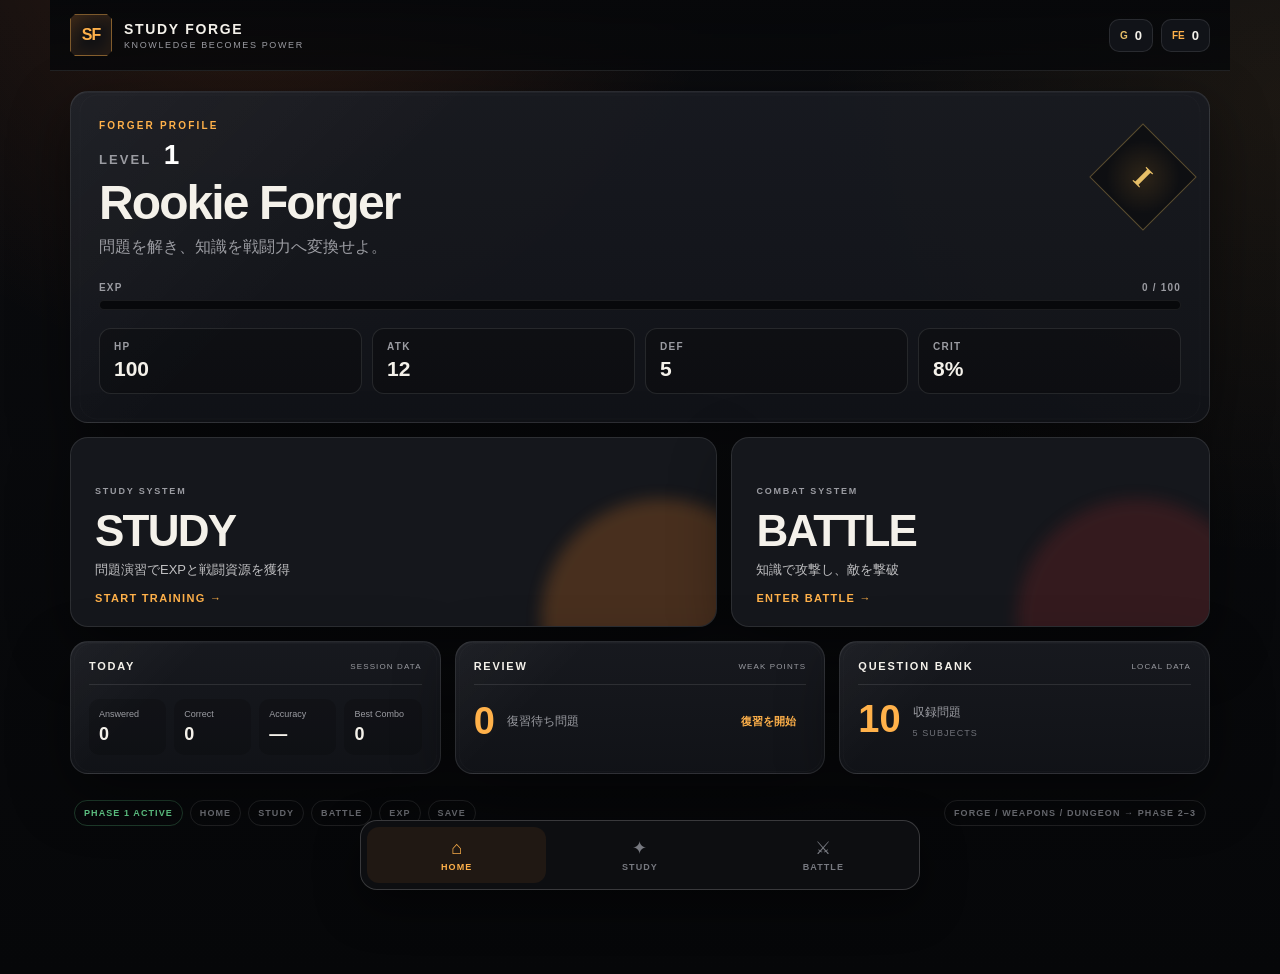
<file: study-forge.html>
<!DOCTYPE html>
<html lang="ja">
<head>
  <meta charset="UTF-8" />
  <meta name="viewport" content="width=device-width, initial-scale=1, viewport-fit=cover" />
  <meta name="theme-color" content="#090a0d" />
  <meta name="apple-mobile-web-app-capable" content="yes" />
  <meta name="apple-mobile-web-app-status-bar-style" content="black-translucent" />
  <meta name="description" content="STUDY FORGE — 知識を武器に変える学習RPG" />
  <title>STUDY FORGE — Knowledge Becomes Power</title>
  <style>
:root {
  --bg: #07080a;
  --bg-2: #0e1014;
  --panel: rgba(18, 20, 25, 0.92);
  --panel-2: rgba(25, 27, 33, 0.92);
  --line: rgba(255,255,255,.10);
  --line-strong: rgba(255,255,255,.18);
  --text: #f4f1ea;
  --muted: #9b9ca2;
  --ember: #ff8a2a;
  --ember-2: #ffb14a;
  --gold: #e7bf67;
  --danger: #ff5151;
  --ok: #65d28d;
  --ice: #7ec8ff;
  --shadow: 0 20px 60px rgba(0,0,0,.45);
}

* { box-sizing: border-box; }
html { background: var(--bg); overscroll-behavior-y: none; }
body {
  margin: 0;
  min-height: 100vh;
  min-height: 100dvh;
  overscroll-behavior-y: none;
  background:
    radial-gradient(circle at 20% -10%, rgba(255,109,31,.14), transparent 32%),
    radial-gradient(circle at 100% 10%, rgba(255,177,74,.07), transparent 30%),
    linear-gradient(180deg,#0b0c0f 0%,#060709 100%);
  color: var(--text);
  font-family: Inter, ui-sans-serif, -apple-system, BlinkMacSystemFont, "Segoe UI", sans-serif;
  -webkit-tap-highlight-color: transparent;
}
button { font: inherit; color: inherit; }
button:focus-visible { outline: 2px solid var(--ember-2); outline-offset: 3px; }

body::before {
  content: "";
  position: fixed;
  inset: 0;
  pointer-events: none;
  opacity: .18;
  background-image:
    linear-gradient(rgba(255,255,255,.018) 1px, transparent 1px),
    linear-gradient(90deg, rgba(255,255,255,.018) 1px, transparent 1px);
  background-size: 28px 28px;
  mask-image: linear-gradient(to bottom, black, transparent 85%);
}

.app-shell { width: min(1180px, 100%); margin: 0 auto; min-height: 100vh; min-height: 100dvh; padding-bottom: 116px; padding-bottom: calc(116px + env(safe-area-inset-bottom)); }
.topbar {
  position: sticky; top: 0; z-index: 30;
  display: flex; justify-content: space-between; align-items: center;
  padding: max(14px, env(safe-area-inset-top)) 20px 14px;
  background: linear-gradient(180deg, rgba(7,8,10,.98), rgba(7,8,10,.84));
  backdrop-filter: blur(18px);
  border-bottom: 1px solid var(--line);
}
.brand-wrap { display:flex; align-items:center; gap:12px; }
.brand-mark {
  width:42px;height:42px;border:1px solid rgba(255,177,74,.45);display:grid;place-items:center;
  background:linear-gradient(145deg,#2b2017,#101114 55%); color:var(--ember-2); font-weight:900; letter-spacing:-1px;
  box-shadow:inset 0 0 20px rgba(255,138,42,.12),0 0 24px rgba(255,138,42,.08);
  clip-path: polygon(12% 0,88% 0,100% 12%,100% 88%,88% 100%,12% 100%,0 88%,0 12%);
}
.brand { font-weight:900; letter-spacing:.12em; font-size:14px; }
.brand-sub { color:var(--muted); font-size:9px; letter-spacing:.18em; margin-top:3px; }
.resource-row { display:flex; gap:8px; }
.resource { display:flex; align-items:center; gap:7px; padding:8px 10px; background:#111318; border:1px solid var(--line); border-radius:10px; font-size:13px; }
.resource span { color:var(--gold); font-size:10px; font-weight:900; }
.resource.forge span { color:var(--ember-2); }

main { padding: 20px; }
.screen { display:none; animation: screenIn .24s ease-out; }
.screen.active { display:block; }
@keyframes screenIn { from{opacity:0; transform:translateY(6px)} to{opacity:1;transform:none} }

.metal-panel {
  position:relative;
  background:
    linear-gradient(135deg, rgba(255,255,255,.035), transparent 28%),
    linear-gradient(180deg, var(--panel-2), var(--panel));
  border:1px solid var(--line);
  box-shadow:var(--shadow), inset 0 1px rgba(255,255,255,.04);
  border-radius:18px;
  overflow:hidden;
}
.metal-panel::after { content:""; position:absolute; inset:0; pointer-events:none; border:1px solid rgba(255,255,255,.025); border-radius:18px; transform:scale(.985); }
.hero-panel { padding:28px; }
.eyebrow { color:var(--ember-2); font-size:10px; font-weight:900; letter-spacing:.22em; text-transform:uppercase; }
.hero-top { display:flex; justify-content:space-between; gap:20px; align-items:flex-start; margin-top:8px; }
.level-line { color:var(--muted); font-size:13px; font-weight:800; letter-spacing:.16em; }
.level-line strong { color:white; font-size:28px; margin-left:7px; }
h1,h2,h3,p { margin-top:0; }
.hero-top h1 { margin:4px 0 7px; font-size:clamp(27px,5vw,48px); letter-spacing:-.04em; }
.hero-top p { color:var(--muted); margin-bottom:0; }
.rank-emblem { width:76px; height:76px; display:grid; place-items:center; font:900 30px/1 Georgia,serif; color:var(--gold); border:1px solid rgba(231,191,103,.35); background:radial-gradient(circle,#2d2418,#0e0f12 70%); transform:rotate(45deg); }
.rank-emblem::first-letter { transform:rotate(-45deg); }
.exp-block { margin-top:24px; }
.bar-label,.hp-label { display:flex; justify-content:space-between; color:var(--muted); font-size:10px; font-weight:800; letter-spacing:.12em; margin-bottom:7px; }
.progress { height:10px; border-radius:999px; background:#08090b; border:1px solid rgba(255,255,255,.08); overflow:hidden; }
.progress i { display:block; height:100%; width:0; background:linear-gradient(90deg,#ff6c24,var(--ember-2)); box-shadow:0 0 16px rgba(255,138,42,.4); transition:width .35s ease; }
.stat-grid { display:grid; grid-template-columns:repeat(4,1fr); gap:10px; margin-top:18px; }
.stat-card { padding:12px 14px; background:rgba(0,0,0,.22); border:1px solid var(--line); border-radius:12px; }
.stat-card span { display:block; color:var(--muted); font-size:10px; font-weight:900; letter-spacing:.13em; }
.stat-card b { display:block; margin-top:5px; font-size:21px; }

.home-grid { display:grid; grid-template-columns:1.15fr .85fr; gap:14px; margin-top:14px; }
.mode-card { min-height:190px; text-align:left; padding:24px; border:1px solid var(--line); border-radius:18px; background:#15171c; cursor:pointer; transition:.2s ease; box-shadow:var(--shadow); position:relative; overflow:hidden; }
.mode-card::before { content:""; position:absolute; inset:auto -10% -60% auto; width:240px; height:240px; border-radius:50%; filter:blur(8px); opacity:.22; }
.mode-card.study-card::before { background:var(--ember); }
.mode-card.battle-card::before { background:#a62b2b; }
.mode-card:hover,.mode-card:active { transform:translateY(-2px); border-color:var(--line-strong); }
.mode-kicker { display:block; font-size:9px; font-weight:900; letter-spacing:.2em; color:var(--muted); }
.mode-card strong { display:block; margin-top:10px; font-size:clamp(30px,5vw,44px); letter-spacing:-.04em; }
.mode-card > span:not(.mode-kicker) { display:block; max-width:360px; margin-top:5px; color:#c1c1c3; font-size:13px; }
.mode-card em { position:absolute; left:24px; bottom:22px; color:var(--ember-2); font-style:normal; font-weight:900; font-size:11px; letter-spacing:.12em; }

.dashboard-grid { display:grid; grid-template-columns:repeat(3,1fr); gap:14px; margin-top:14px; }
.compact-panel { padding:18px; }
.panel-head { display:flex; justify-content:space-between; align-items:center; padding-bottom:12px; border-bottom:1px solid var(--line); }
.panel-head > span { font-size:11px; font-weight:900; letter-spacing:.16em; }
.panel-head small { color:var(--muted); font-size:8px; letter-spacing:.14em; }
.metric-list { display:grid; grid-template-columns:repeat(4,1fr); gap:8px; margin-top:14px; }
.metric-list div { padding:10px; background:rgba(0,0,0,.17); border-radius:10px; }
.metric-list span { display:block; color:var(--muted); font-size:9px; }
.metric-list b { display:block; margin-top:5px; font-size:18px; }
.review-summary { display:flex; align-items:center; gap:12px; padding-top:15px; }
.review-summary > b { font-size:38px; color:var(--ember-2); }
.review-summary > span { color:var(--muted); font-size:12px; flex:1; }
.text-button { border:0; background:transparent; color:var(--ember-2); font-size:11px; font-weight:900; cursor:pointer; padding:10px; }
.phase-strip { display:flex; flex-wrap:wrap; gap:7px; margin-top:14px; padding:12px 4px; color:#72747a; font-size:9px; font-weight:900; letter-spacing:.12em; }
.phase-strip span { border:1px solid var(--line); padding:7px 9px; border-radius:999px; }
.phase-strip .phase-active { color:var(--ok); border-color:rgba(101,210,141,.25); }
.phase-strip .phase-locked { margin-left:auto; }

.screen-title-row { display:grid; grid-template-columns:auto 1fr auto; gap:14px; align-items:center; margin-bottom:14px; }
.screen-title-row h2 { margin:2px 0 0; font-size:clamp(23px,4vw,34px); }
.icon-btn { width:46px; height:46px; border-radius:14px; border:1px solid var(--line); background:#14161a; cursor:pointer; font-size:20px; }
.combo-badge,.battle-streak { text-align:right; }
.combo-badge span,.battle-streak span { display:block; color:var(--muted); font-size:9px; letter-spacing:.14em; }
.combo-badge b,.battle-streak b { color:var(--ember-2); font-size:24px; }

.study-layout { display:grid; grid-template-columns:minmax(0,1fr) 280px; gap:14px; }
.question-panel { padding:clamp(20px,4vw,34px); min-height:510px; display:flex; flex-direction:column; }
.question-meta { display:flex; gap:8px; flex-wrap:wrap; }
.question-meta span,.battle-question-meta span { padding:6px 8px; border:1px solid var(--line); color:var(--muted); border-radius:8px; font-size:9px; font-weight:800; letter-spacing:.08em; }
.question-number { margin-top:24px; color:var(--ember-2); font-size:11px; font-weight:900; letter-spacing:.18em; }
.question-panel h3 { font-size:clamp(20px,3.5vw,30px); line-height:1.55; margin:12px 0 24px; }
.choice-grid { display:grid; grid-template-columns:1fr; gap:10px; }
.choice-btn { display:grid; grid-template-columns:34px 1fr; gap:11px; align-items:center; min-height:58px; padding:10px 14px; text-align:left; background:#101216; border:1px solid var(--line); border-radius:12px; cursor:pointer; transition:.15s; }
.choice-btn:hover { border-color:rgba(255,177,74,.3); background:#15171c; }
.choice-btn.selected { border-color:rgba(255,177,74,.72); background:rgba(255,138,42,.12); box-shadow:inset 0 0 0 1px rgba(255,177,74,.12); }
.choice-btn.selected .choice-key { background:rgba(255,138,42,.2); color:#ffd08a; }
.choice-btn .choice-key { width:30px; height:30px; display:grid; place-items:center; border-radius:8px; background:#1c1f24; color:var(--ember-2); font-weight:900; }
.choice-btn.correct { border-color:rgba(101,210,141,.5); background:rgba(65,160,98,.12); }
.choice-btn.correct .choice-key { background:rgba(101,210,141,.18); color:var(--ok); }
.choice-btn.wrong { border-color:rgba(255,81,81,.5); background:rgba(180,52,52,.12); }
.choice-btn.wrong .choice-key { background:rgba(255,81,81,.18); color:var(--danger); }
.choice-btn:disabled { cursor:default; }
.answer-feedback { min-height:0; margin-top:0; overflow:hidden; transition:.25s; }
.answer-feedback.show { min-height:96px; margin-top:18px; padding:14px; border-left:3px solid var(--ember-2); background:rgba(0,0,0,.2); color:#d8d5ce; font-size:13px; line-height:1.55; }
.answer-feedback strong { color:white; display:block; margin-bottom:4px; }
.primary-btn,.secondary-btn { border-radius:12px; min-height:52px; padding:13px 18px; border:1px solid transparent; font-weight:900; letter-spacing:.08em; cursor:pointer; transition:.16s; }
.primary-btn { background:linear-gradient(135deg,#d8581d,#ff9134); color:#160b04; box-shadow:0 8px 30px rgba(255,112,34,.18); }
.primary-btn:hover,.primary-btn:active { filter:brightness(1.07); transform:translateY(-1px); }
.secondary-btn { background:#17191e; border-color:var(--line); }
.primary-btn small,.secondary-btn small { display:block; opacity:.72; font-size:9px; letter-spacing:0; margin-top:4px; }
#nextQuestionBtn { margin-top:18px; align-self:flex-start; }
.selection-row { display:flex; align-items:center; justify-content:space-between; gap:12px; margin-top:16px; padding-top:14px; border-top:1px solid var(--line); }
.selection-hint { color:var(--muted); font-size:11px; line-height:1.45; }
.selection-hint.ready { color:var(--ember-2); }
.selection-hint.result-ok { color:var(--ok); }
.selection-hint.result-bad { color:var(--danger); }
.answer-submit { min-width:128px; min-height:46px; padding:11px 16px; flex:0 0 auto; }
.answer-submit:disabled { opacity:.38; cursor:not-allowed; filter:saturate(.55); transform:none; }
.correct-answer-line { margin-top:8px; color:var(--gold); font-weight:900; letter-spacing:.03em; }
.explanation-list { display:grid; gap:8px; margin-top:12px; }
.choice-explanation { padding:9px 10px; border:1px solid var(--line); border-radius:9px; background:rgba(255,255,255,.025); color:#cbc8c1; }
.choice-explanation.is-true { border-left:3px solid rgba(101,210,141,.6); }
.choice-explanation.is-false { border-left:3px solid rgba(255,81,81,.55); }
.hidden { display:none !important; }
.study-side { display:flex; flex-direction:column; gap:14px; }
.reward-panel { padding:18px; }
.reward-row { display:flex; justify-content:space-between; padding:13px 0; border-bottom:1px solid var(--line); font-size:11px; color:var(--muted); }
.reward-row b { color:white; }
.multiplier { margin-top:14px; padding:10px; background:rgba(255,138,42,.08); color:var(--ember-2); text-align:center; font-size:10px; font-weight:900; letter-spacing:.12em; border-radius:9px; }
.segmented { display:grid; grid-template-columns:1fr 1fr; gap:6px; margin-top:14px; }
.seg { border:1px solid var(--line); border-radius:9px; background:#101216; color:var(--muted); padding:10px 8px; cursor:pointer; font-size:10px; font-weight:900; }
.seg.active { color:#170b04; background:var(--ember-2); border-color:var(--ember-2); }
.small-copy { color:var(--muted); font-size:11px; line-height:1.5; margin:12px 0 0; }

.battle-stage { padding:18px; }
.enemy-zone { position:relative; min-height:330px; padding:8px 4px 0; background:radial-gradient(circle at 50% 65%,rgba(163,47,33,.17),transparent 38%); }
.enemy-title-row { display:flex; justify-content:space-between; gap:14px; align-items:start; }
.enemy-title-row span { font-size:9px; color:var(--danger); font-weight:900; letter-spacing:.15em; }
.enemy-title-row h3 { margin:3px 0 0; font-size:25px; }
.enemy-title-row > b { color:var(--muted); }
.enemy-hp i { background:linear-gradient(90deg,#8c2626,#ff5252); box-shadow:0 0 14px rgba(255,82,82,.34); }
.enemy-avatar { width:190px; height:190px; margin:30px auto 0; position:relative; filter:drop-shadow(0 18px 24px rgba(0,0,0,.45)); }
.enemy-core { position:absolute; width:120px; height:120px; left:35px; top:45px; background:linear-gradient(145deg,#24252a,#090a0c); border:1px solid rgba(255,255,255,.12); clip-path:polygon(50% 0,83% 16%,100% 48%,86% 86%,50% 100%,14% 86%,0 48%,17% 16%); box-shadow:inset 0 0 30px rgba(255,81,81,.08); }
.enemy-core::before,.enemy-core::after { content:""; position:absolute; width:48px; height:70px; background:#17181c; top:-28px; }
.enemy-core::before { left:3px; transform:rotate(-34deg); clip-path:polygon(50% 0,100% 100%,0 85%); }
.enemy-core::after { right:3px; transform:rotate(34deg); clip-path:polygon(50% 0,100% 85%,0 100%); }
.enemy-eye { position:absolute; width:10px; height:5px; top:98px; background:#ff483d; box-shadow:0 0 12px #ff483d; z-index:2; }
.enemy-eye.left { left:75px; transform:rotate(9deg); }
.enemy-eye.right { right:75px; transform:rotate(-9deg); }
.floating-layer { position:absolute; inset:0; pointer-events:none; overflow:hidden; }
.damage-float { position:absolute; left:50%; top:52%; font-weight:1000; font-size:26px; animation:floatDamage .85s ease-out forwards; text-shadow:0 2px 10px #000; }
.damage-float.crit { color:var(--gold); font-size:34px; }
.damage-float.enemy-dmg { color:var(--danger); left:28%; top:80%; }
@keyframes floatDamage { 0%{opacity:0; transform:translate(-50%,8px) scale(.7)} 20%{opacity:1;transform:translate(-50%,0) scale(1.1)} 100%{opacity:0;transform:translate(-50%,-48px) scale(1)} }
.versus-line { display:flex; align-items:center; gap:12px; margin:5px 0 14px; }
.versus-line span { height:1px; background:var(--line); flex:1; }
.versus-line b { color:#686a70; font-size:10px; letter-spacing:.15em; }
.player-combat-row { display:grid; grid-template-columns:1fr auto; align-items:end; gap:20px; }
.player-hp i { background:linear-gradient(90deg,#286e45,var(--ok)); box-shadow:0 0 14px rgba(101,210,141,.25); }
.combat-stats { display:flex; gap:8px; }
.combat-stats span { padding:8px 10px; border:1px solid var(--line); border-radius:8px; color:var(--muted); font-size:10px; }
.combat-stats b { color:white; }
.battle-log { margin:16px 0; padding:12px 14px; background:#0e1013; border:1px solid var(--line); border-radius:10px; color:#c1c1c5; font-size:12px; min-height:42px; }
.battle-actions { display:grid; grid-template-columns:1fr 1fr; gap:10px; }
.battle-quiz { margin-top:14px; padding:18px; background:rgba(0,0,0,.24); border:1px solid var(--line); border-radius:14px; }
.battle-question-meta { display:flex; justify-content:space-between; gap:8px; }
.battle-quiz h3 { margin:14px 0; font-size:18px; line-height:1.45; }
.battle-result { text-align:center; padding:28px 10px 10px; }
.battle-result h3 { font-size:36px; letter-spacing:.08em; margin-bottom:8px; color:var(--gold); }
.battle-result p { color:var(--muted); }
.battle-result .primary-btn { margin-top:8px; }
.shake { animation:shake .24s linear; }
@keyframes shake { 0%,100%{transform:translateX(0)} 25%{transform:translateX(-7px)} 50%{transform:translateX(5px)} 75%{transform:translateX(-3px)} }

.bottom-nav-shell {
  position:fixed; z-index:60; left:0; right:0; bottom:0;
  padding:0 12px 10px;
  padding-bottom:calc(10px + env(safe-area-inset-bottom));
  pointer-events:none;
  transform:translateZ(0); -webkit-transform:translateZ(0);
  backface-visibility:hidden; -webkit-backface-visibility:hidden;
}
.bottom-nav { position:relative; width:min(560px,100%); margin:0 auto; display:grid; grid-template-columns:repeat(3,1fr); gap:4px; padding:6px; border:1px solid var(--line-strong); border-radius:17px; background:rgba(14,15,18,.985); backdrop-filter:blur(18px); -webkit-backdrop-filter:blur(18px); box-shadow:0 16px 45px rgba(0,0,0,.48); pointer-events:auto; transform:translateZ(0); -webkit-transform:translateZ(0); }
.nav-btn { min-height:56px; border:0; border-radius:12px; background:transparent; color:#777980; cursor:pointer; }
.nav-btn span { display:block; font-size:18px; line-height:1; }
.nav-btn b { display:block; margin-top:5px; font-size:9px; letter-spacing:.12em; }
.nav-btn.active { color:var(--ember-2); background:rgba(255,138,42,.08); }

.toast-stack { position:fixed; z-index:80; right:16px; top:88px; display:flex; flex-direction:column; gap:8px; width:min(340px,calc(100% - 32px)); pointer-events:none; }
.toast { padding:12px 14px; border:1px solid var(--line); background:#17191d; border-radius:11px; box-shadow:var(--shadow); font-size:12px; animation:toastIn .24s ease-out, toastOut .25s ease-in 2.45s forwards; }
.toast b { color:var(--ember-2); }
@keyframes toastIn { from{opacity:0;transform:translateX(14px)} to{opacity:1;transform:none} }
@keyframes toastOut { to{opacity:0;transform:translateX(10px)} }
.modal-backdrop { position:fixed; z-index:100; inset:0; display:grid; place-items:center; padding:20px; background:rgba(2,3,4,.82); backdrop-filter:blur(12px); }
.level-modal { width:min(430px,100%); text-align:center; padding:34px; border:1px solid rgba(255,177,74,.3); border-radius:20px; background:radial-gradient(circle at 50% 0,rgba(255,138,42,.18),transparent 45%),#101216; box-shadow:0 0 80px rgba(255,124,35,.14); }
.level-modal > span { color:var(--ember-2); font-size:12px; font-weight:900; letter-spacing:.26em; }
.level-burst { width:110px; height:110px; margin:24px auto; display:grid; place-items:center; border:1px solid rgba(255,177,74,.5); transform:rotate(45deg); background:#1b1611; font-size:48px; font-weight:1000; color:var(--gold); box-shadow:0 0 42px rgba(255,138,42,.18); }
.level-modal h2 { font-size:28px; margin-bottom:8px; }
.level-modal p { color:var(--muted); }

@media (max-width: 760px) {
  main { padding:14px; }
  .topbar { padding-left:14px; padding-right:14px; }
  .brand-sub { display:none; }
  .brand-mark { width:38px;height:38px; }
  .resource { padding:7px 8px; }
  .hero-panel { padding:20px; }
  .rank-emblem { width:56px;height:56px;font-size:23px; }
  .stat-grid { grid-template-columns:repeat(2,1fr); }
  .home-grid,.dashboard-grid,.study-layout { grid-template-columns:1fr; }
  .mode-card { min-height:160px; }
  .metric-list { grid-template-columns:repeat(2,1fr); }
  .phase-strip .phase-locked { margin-left:0; }
  .study-side { display:grid; grid-template-columns:1fr 1fr; }
  .question-panel { min-height:auto; }
  .enemy-zone { min-height:300px; }
  .bottom-nav { backdrop-filter:none; -webkit-backdrop-filter:none; background:rgba(14,15,18,.995); }
}
@media (max-width: 520px) {
  .brand { font-size:12px; }
  .resource span { display:none; }
  .hero-top { align-items:center; }
  .hero-top p { font-size:12px; }
  .screen-title-row { grid-template-columns:auto 1fr auto; }
  .study-side { grid-template-columns:1fr; }
  .battle-actions { grid-template-columns:1fr; }
  .player-combat-row { grid-template-columns:1fr; }
  .combat-stats { justify-content:flex-end; }
  .review-summary { flex-wrap:wrap; }
  .selection-row { align-items:stretch; flex-direction:column; }
  .answer-submit { width:100%; }
}
@media (prefers-reduced-motion: reduce) {
  *,*::before,*::after { animation-duration:.01ms !important; animation-iteration-count:1 !important; scroll-behavior:auto !important; transition-duration:.01ms !important; }
}

.bank-summary { display:grid; grid-template-columns:auto 1fr; gap:4px 12px; align-items:end; padding-top:15px; }
.bank-summary b { grid-row:1 / 3; font-size:38px; line-height:1; color:var(--ember-2); }
.bank-summary span { color:var(--muted); font-size:12px; }
.bank-summary small { color:#6f7178; font-size:9px; letter-spacing:.12em; }
.filter-label { display:block; margin-top:13px; color:var(--muted); font-size:9px; font-weight:900; letter-spacing:.12em; }
.filter-select { width:100%; margin-top:6px; min-height:42px; padding:0 11px; color:var(--text); background:#101216; border:1px solid var(--line); border-radius:9px; font:inherit; font-size:12px; }
.filter-select:focus { outline:1px solid var(--ember-2); }
.pool-count { margin-top:12px; padding:9px 10px; border:1px solid rgba(255,138,42,.16); background:rgba(255,138,42,.06); border-radius:9px; color:var(--ember-2); font-size:9px; font-weight:900; letter-spacing:.1em; text-align:center; }
@media (max-width: 980px) { .dashboard-grid { grid-template-columns:1fr 1fr; } .bank-panel { grid-column:1 / -1; } }
@media (max-width: 760px) { .dashboard-grid { grid-template-columns:1fr; } .bank-panel { grid-column:auto; } }

  </style>
</head>
<body>
  <div class="app-shell" id="appShell">
    <header class="topbar">
      <div class="brand-wrap" aria-label="STUDY FORGE">
        <div class="brand-mark">SF</div>
        <div>
          <div class="brand">STUDY FORGE</div>
          <div class="brand-sub">KNOWLEDGE BECOMES POWER</div>
        </div>
      </div>
      <div class="resource-row" aria-label="所持資源">
        <div class="resource"><span>G</span><b id="goldValue">0</b></div>
        <div class="resource forge"><span>FE</span><b id="forgeEnergyValue">0</b></div>
      </div>
    </header>

    <main>
      <section class="screen active" id="screen-home" data-screen="home">
        <div class="hero-panel metal-panel">
          <div class="eyebrow">FORGER PROFILE</div>
          <div class="hero-top">
            <div>
              <div class="level-line">LEVEL <strong id="homeLevel">1</strong></div>
              <h1 id="playerTitle">Rookie Forger</h1>
              <p>問題を解き、知識を戦闘力へ変換せよ。</p>
            </div>
            <div class="rank-emblem" id="rankEmblem">I</div>
          </div>
          <div class="exp-block">
            <div class="bar-label"><span>EXP</span><span id="expText">0 / 100</span></div>
            <div class="progress"><i id="expBar"></i></div>
          </div>
          <div class="stat-grid">
            <div class="stat-card"><span>HP</span><b id="statHp">100</b></div>
            <div class="stat-card"><span>ATK</span><b id="statAtk">12</b></div>
            <div class="stat-card"><span>DEF</span><b id="statDef">5</b></div>
            <div class="stat-card"><span>CRIT</span><b id="statCrit">8%</b></div>
          </div>
        </div>

        <div class="home-grid">
          <button class="mode-card study-card" data-nav="study">
            <span class="mode-kicker">STUDY SYSTEM</span>
            <strong>STUDY</strong>
            <span>問題演習でEXPと戦闘資源を獲得</span>
            <em>START TRAINING →</em>
          </button>
          <button class="mode-card battle-card" data-nav="battle">
            <span class="mode-kicker">COMBAT SYSTEM</span>
            <strong>BATTLE</strong>
            <span>知識で攻撃し、敵を撃破</span>
            <em>ENTER BATTLE →</em>
          </button>
        </div>

        <div class="dashboard-grid">
          <div class="metal-panel compact-panel">
            <div class="panel-head"><span>TODAY</span><small>SESSION DATA</small></div>
            <div class="metric-list">
              <div><span>Answered</span><b id="todayAnswered">0</b></div>
              <div><span>Correct</span><b id="todayCorrect">0</b></div>
              <div><span>Accuracy</span><b id="todayAccuracy">—</b></div>
              <div><span>Best Combo</span><b id="bestCombo">0</b></div>
            </div>
          </div>
          <div class="metal-panel compact-panel">
            <div class="panel-head"><span>REVIEW</span><small>WEAK POINTS</small></div>
            <div class="review-summary">
              <b id="reviewCount">0</b>
              <span>復習待ち問題</span>
              <button class="text-button" id="reviewStartBtn">復習を開始</button>
            </div>
          </div>
          <div class="metal-panel compact-panel bank-panel">
            <div class="panel-head"><span>QUESTION BANK</span><small>LOCAL DATA</small></div>
            <div class="bank-summary">
              <b id="questionBankCount">0</b>
              <span>収録問題</span>
              <small id="questionSubjectCount">0 SUBJECTS</small>
            </div>
          </div>
        </div>

        <div class="phase-strip">
          <span class="phase-active">PHASE 1 ACTIVE</span>
          <span>HOME</span><span>STUDY</span><span>BATTLE</span><span>EXP</span><span>SAVE</span>
          <span class="phase-locked">FORGE / WEAPONS / DUNGEON → PHASE 2–3</span>
        </div>
      </section>

      <section class="screen" id="screen-study" data-screen="study">
        <div class="screen-title-row">
          <button class="icon-btn" data-nav="home" aria-label="ホームへ戻る">←</button>
          <div><span class="eyebrow">STUDY SYSTEM</span><h2>Knowledge Training</h2></div>
          <div class="combo-badge"><span>COMBO</span><b id="studyCombo">0</b></div>
        </div>

        <div class="study-layout">
          <div class="question-panel metal-panel">
            <div class="question-meta">
              <span id="questionSubject">SUBJECT</span>
              <span id="questionDifficulty">NORMAL</span>
              <span id="questionYear">—</span>
            </div>
            <div class="question-number" id="questionCounter">QUESTION</div>
            <h3 id="questionText">読み込み中…</h3>
            <div class="choice-grid" id="choiceGrid"></div>
            <div class="selection-row" id="studySelectionRow">
              <span class="selection-hint" id="selectionHint">選択肢を選んでください</span>
              <button class="primary-btn answer-submit" id="submitAnswerBtn" disabled>回答する</button>
            </div>
            <div class="answer-feedback" id="answerFeedback" aria-live="polite"></div>
            <button class="primary-btn hidden" id="nextQuestionBtn">NEXT QUESTION</button>
          </div>

          <aside class="study-side">
            <div class="metal-panel reward-panel">
              <div class="panel-head"><span>REWARD PREVIEW</span><small>ON CORRECT</small></div>
              <div class="reward-row"><span>EXP</span><b id="previewExp">+12</b></div>
              <div class="reward-row"><span>GOLD</span><b id="previewGold">+8</b></div>
              <div class="reward-row"><span>FORGE ENERGY</span><b id="previewEnergy">+2</b></div>
              <div class="multiplier" id="comboMultiplier">COMBO ×1.00</div>
            </div>
            <div class="metal-panel compact-panel">
              <div class="panel-head"><span>MODE</span><small>QUESTION POOL</small></div>
              <div class="segmented">
                <button class="seg active" data-study-mode="normal">NORMAL</button>
                <button class="seg" data-study-mode="review">REVIEW</button>
              </div>
              <p class="small-copy" id="studyModeHelp">全問題から出題します。</p>
            </div>
            <div class="metal-panel compact-panel">
              <div class="panel-head"><span>FILTER</span><small>LARGE BANK READY</small></div>
              <label class="filter-label">SUBJECT
                <select id="subjectFilter" class="filter-select"><option value="all">ALL SUBJECTS</option></select>
              </label>
              <label class="filter-label">DIFFICULTY
                <select id="difficultyFilter" class="filter-select">
                  <option value="all">ALL LEVELS</option>
                  <option value="1">EASY</option>
                  <option value="2">NORMAL</option>
                  <option value="3">HARD</option>
                </select>
              </label>
              <div class="pool-count" id="poolCount">POOL 0 / BANK 0</div>
            </div>
          </aside>
        </div>
      </section>

      <section class="screen" id="screen-battle" data-screen="battle">
        <div class="screen-title-row">
          <button class="icon-btn" data-nav="home" aria-label="ホームへ戻る">←</button>
          <div><span class="eyebrow">COMBAT SYSTEM</span><h2>Trial Arena</h2></div>
          <div class="battle-streak"><span>WINS</span><b id="battleWins">0</b></div>
        </div>

        <div class="battle-stage metal-panel" id="battleStage">
          <div class="enemy-zone">
            <div class="enemy-title-row"><div><span id="enemyTier">NORMAL</span><h3 id="enemyName">Ashfang Wolf</h3></div><b id="enemyLevel">Lv.1</b></div>
            <div class="hp-label"><span>ENEMY HP</span><span id="enemyHpText">80 / 80</span></div>
            <div class="progress enemy-hp"><i id="enemyHpBar"></i></div>
            <div class="enemy-avatar" id="enemyAvatar" aria-label="敵シルエット">
              <div class="enemy-core"></div><div class="enemy-eye left"></div><div class="enemy-eye right"></div>
            </div>
            <div class="floating-layer" id="floatingLayer"></div>
          </div>

          <div class="versus-line"><span></span><b>VS</b><span></span></div>

          <div class="player-combat-row">
            <div>
              <div class="hp-label"><span>FORGER HP</span><span id="playerHpText">100 / 100</span></div>
              <div class="progress player-hp"><i id="playerHpBar"></i></div>
            </div>
            <div class="combat-stats"><span>ATK <b id="battleAtk">12</b></span><span>FE <b id="battleEnergy">0</b></span></div>
          </div>

          <div class="battle-log" id="battleLog">知識を武器に、最初の一撃を放て。</div>

          <div class="battle-actions" id="battleActions">
            <button class="primary-btn" id="quizStrikeBtn">QUIZ STRIKE <small>問題に正解して攻撃</small></button>
            <button class="secondary-btn" id="guardBtn">GUARD <small>被ダメージ軽減 + HP小回復</small></button>
          </div>

          <div class="battle-quiz hidden" id="battleQuiz">
            <div class="battle-question-meta"><span>QUIZ STRIKE</span><span id="battleQuestionSubject">SUBJECT</span></div>
            <h3 id="battleQuestionText">Question</h3>
            <div class="choice-grid battle-choice-grid" id="battleChoiceGrid"></div>
            <div class="selection-row battle-selection-row">
              <span class="selection-hint" id="battleSelectionHint">選択肢を選んでください</span>
              <button class="primary-btn answer-submit" id="submitBattleAnswerBtn" disabled>ATTACK</button>
            </div>
          </div>

          <div class="battle-result hidden" id="battleResult">
            <h3 id="battleResultTitle">VICTORY</h3>
            <p id="battleResultText"></p>
            <button class="primary-btn" id="nextBattleBtn">NEXT ENEMY</button>
          </div>
        </div>
      </section>
    </main>

    <div class="bottom-nav-shell" aria-hidden="false">
      <nav class="bottom-nav" aria-label="メインナビゲーション">
        <button class="nav-btn active" data-nav="home"><span>⌂</span><b>HOME</b></button>
        <button class="nav-btn" data-nav="study"><span>✦</span><b>STUDY</b></button>
        <button class="nav-btn" data-nav="battle"><span>⚔</span><b>BATTLE</b></button>
      </nav>
    </div>

    <div class="toast-stack" id="toastStack" aria-live="polite"></div>

    <div class="modal-backdrop hidden" id="levelUpModal">
      <div class="level-modal">
        <span>LEVEL UP</span>
        <div class="level-burst" id="levelBurst">2</div>
        <h2>FORGER EVOLVED</h2>
        <p id="levelUpText">能力値が上昇した。</p>
        <button class="primary-btn" id="closeLevelModal">CONTINUE</button>
      </div>
    </div>
  </div>

  <script>
window.STUDY_FORGE_QUESTIONS = [{"id":"2023-bac-q001","qNum":1,"question":"貧血について正しいのはどれか。2つ選べ。","choices":["成人女性の約半数は鉄欠乏性貧血、または鉄欠乏状態である。","初期症状としては息切れが多い。","再生不良性貧血も含まれる。","鉄欠乏性貧血の原因は、鉄摂取の不足または鉄排泄の増大のいずれかである。","溶血性貧血の予防はできない。"],"choiceLabels":["a","b","c","d","e"],"correctAnswers":[0,2],"selectCount":2,"answerMode":"correct","choiceStatementsCorrect":[true,false,true,false,false],"choiceExplanations":["【正しい】〇a．成人女性の約半数は鉄欠乏性貧血、または鉄欠乏状態である。","【誤り】✗b．初期には自覚症状に乏しいこともあり、進行すると動悸、息切れ、めまい、易疲労感などがみられる。","【正しい】〇c．再生不良性貧血も貧血の一つに含まれる。","【誤り】✗d．鉄欠乏性貧血の原因には、鉄摂取不足、鉄吸収障害、鉄需要の増大、鉄排泄の増大などがある。","【誤り】✗e．溶血性貧血には原因に応じた予防が可能なものがある。"],"explanation":"【正しい】〇a．成人女性の約半数は鉄欠乏性貧血、または鉄欠乏状態である。 / 【誤り】✗b．初期には自覚症状に乏しいこともあり、進行すると動悸、息切れ、めまい、易疲労感などがみられる。 / 【正しい】〇c．再生不良性貧血も貧血の一つに含まれる。 / 【誤り】✗d．鉄欠乏性貧血の原因には、鉄摂取不足、鉄吸収障害、鉄需要の増大、鉄排泄の増大などがある。 / 【誤り】✗e．溶血性貧血には原因に応じた予防が可能なものがある。","subject":"内科","year":"令和5年","difficulty":2,"source":"2023_bac_暗記試験形式_問1-10.csv"},{"id":"2023-bac-q002","qNum":2,"question":"行動変容を促す認知行動介入における目標設定技法について誤っているのはどれか。","choices":["「優勝する」など競技における成功を目標に設定する。","挑戦意欲が湧くような目標を設定する。","評価可能な行動を設定する。","目標の達成日を設定する。","肯定的な目標を設定する。"],"choiceLabels":["a","b","c","d","e"],"correctAnswers":[0],"selectCount":1,"answerMode":"incorrect","choiceStatementsCorrect":[false,true,true,true,true],"choiceExplanations":["【誤り】✗a．結果目標だけでなく、自分でコントロールでき、評価可能な具体的行動を目標として設定する。","【正しい】〇b．挑戦意欲が湧くような目標を設定する。","【正しい】〇c．評価可能な行動を設定する。","【正しい】〇d．目標の達成日を設定する。","【正しい】〇e．肯定的な目標を設定する。"],"explanation":"【誤り】✗a．結果目標だけでなく、自分でコントロールでき、評価可能な具体的行動を目標として設定する。 / 【正しい】〇b．挑戦意欲が湧くような目標を設定する。 / 【正しい】〇c．評価可能な行動を設定する。 / 【正しい】〇d．目標の達成日を設定する。 / 【正しい】〇e．肯定的な目標を設定する。","subject":"コンディ","year":"令和5年","difficulty":2,"source":"2023_bac_暗記試験形式_問1-10.csv"},{"id":"2023-bac-q003","qNum":3,"question":"ウイルス性結膜炎について誤っているのはどれか。2つ選べ。","choices":["咽頭結膜熱（プール熱）は、アデノウイルスの3型によって起きることが多い。","咽頭結膜熱（プール熱）の潜伏期間は4～7日で、耳前リンパ節の腫脹や圧痛を伴う。","流行性角結膜炎は感染力がきわめて強く、潜伏期間が約1日と非常に短い特徴がある。","アデノウイルス、エンテロウイルスによる結膜炎に対する直接有効な薬剤はない。","急性出血性結膜炎は発病から1週間ほどの間症状が徐々に強まり、治るまでに通常2～3週間を要する。"],"choiceLabels":["a","b","c","d","e"],"correctAnswers":[2,4],"selectCount":2,"answerMode":"incorrect","choiceStatementsCorrect":[true,true,false,true,false],"choiceExplanations":["【正しい】〇a．咽頭結膜熱（プール熱）は、アデノウイルス3型によって起きることが多い。","【正しい】〇b．咽頭結膜熱（プール熱）の潜伏期間は4～7日で、耳前リンパ節の腫脹や圧痛を伴う。","【誤り】✗c．流行性角結膜炎は感染力がきわめて強く、潜伏期間は約1週間である。","【正しい】〇d．アデノウイルス、エンテロウイルスによる結膜炎に対する直接有効な薬剤はない。","【誤り】✗e．急性出血性結膜炎は急激に発症する感染力の強い結膜炎であり、「1週間ほど徐々に強まり、通常2～3週間を要する」という経過ではない。"],"explanation":"【正しい】〇a．咽頭結膜熱（プール熱）は、アデノウイルス3型によって起きることが多い。 / 【正しい】〇b．咽頭結膜熱（プール熱）の潜伏期間は4～7日で、耳前リンパ節の腫脹や圧痛を伴う。 / 【誤り】✗c．流行性角結膜炎は感染力がきわめて強く、潜伏期間は約1週間である。 / 【正しい】〇d．アデノウイルス、エンテロウイルスによる結膜炎に対する直接有効な薬剤はない。 / 【誤り】✗e．急性出血性結膜炎は急激に発症する感染力の強い結膜炎であり、「1週間ほど徐々に強まり、通常2～3週間を要する」という経過ではない。","subject":"内科","year":"令和5年","difficulty":2,"source":"2023_bac_暗記試験形式_問1-10.csv"},{"id":"2023-bac-q004","qNum":4,"question":"関節の構造について誤っているのはどれか。2つ選べ。","choices":["関節内に存在する軟骨は硝子軟骨のみである。","関節軟骨は軟骨表面から栄養分を得ている。","関節包には自由神経終末がない。","滑膜は関節包の最内層の内壁を形成している。","滑膜は滑液の分泌だけでなく、吸収も行っている。"],"choiceLabels":["a","b","c","d","e"],"correctAnswers":[0,2],"selectCount":2,"answerMode":"incorrect","choiceStatementsCorrect":[false,true,false,true,true],"choiceExplanations":["【誤り】✗a．関節内には硝子軟骨だけでなく、半月板や関節円板などの線維軟骨も存在する。","【正しい】〇b．関節軟骨は滑液を介して軟骨表面から栄養分を得ている。","【誤り】✗c．関節包には自由神経終末が存在し、痛覚などに関与する。","【正しい】〇d．滑膜は関節包の最内層の内壁を形成している。","【正しい】〇e．滑膜は滑液の分泌だけでなく、吸収も行っている。"],"explanation":"【誤り】✗a．関節内には硝子軟骨だけでなく、半月板や関節円板などの線維軟骨も存在する。 / 【正しい】〇b．関節軟骨は滑液を介して軟骨表面から栄養分を得ている。 / 【誤り】✗c．関節包には自由神経終末が存在し、痛覚などに関与する。 / 【正しい】〇d．滑膜は関節包の最内層の内壁を形成している。 / 【正しい】〇e．滑膜は滑液の分泌だけでなく、吸収も行っている。","subject":"解剖","year":"令和5年","difficulty":2,"source":"2023_bac_暗記試験形式_問1-10.csv"},{"id":"2023-bac-q005","qNum":5,"question":"歯および口腔の外傷として誤っているのはどれか。","choices":["舌の裂傷が生じた際は気道の確保にも留意する。","歯の完全脱臼の際は乾燥した清潔なガーゼで抜けた歯をくるみ、直ちに医療機関を受診する。","歯の破折面の中心に赤い斑点がある場合、破折は歯髄にまで及んでいる。","下顎骨関節突起部骨折の際は、耳出血を伴うことがある。","口腔外傷時には、より重篤な頭部外傷の可能性を除外しない。"],"choiceLabels":["a","b","c","d","e"],"correctAnswers":[1],"selectCount":1,"answerMode":"incorrect","choiceStatementsCorrect":[true,false,true,true,true],"choiceExplanations":["【正しい】〇a．舌の裂傷が生じた際は気道の確保にも留意する。","【誤り】✗b．歯の完全脱臼では抜けた歯を乾燥させず、0.9％食塩水などで湿らせたガーゼや専用保存液などに保存し、速やかに受診する。","【正しい】〇c．歯の破折面の中心に赤い斑点がある場合、破折は歯髄にまで及んでいる。","【正しい】〇d．下顎骨関節突起部骨折では耳出血を伴うことがある。","【正しい】〇e．口腔外傷時には、より重篤な頭部外傷の可能性を除外しない。"],"explanation":"【正しい】〇a．舌の裂傷が生じた際は気道の確保にも留意する。 / 【誤り】✗b．歯の完全脱臼では抜けた歯を乾燥させず、0.9％食塩水などで湿らせたガーゼや専用保存液などに保存し、速やかに受診する。 / 【正しい】〇c．歯の破折面の中心に赤い斑点がある場合、破折は歯髄にまで及んでいる。 / 【正しい】〇d．下顎骨関節突起部骨折では耳出血を伴うことがある。 / 【正しい】〇e．口腔外傷時には、より重篤な頭部外傷の可能性を除外しない。","subject":"外科","year":"令和5年","difficulty":2,"source":"2023_bac_暗記試験形式_問1-10.csv"},{"id":"2023-bac-q006","qNum":6,"question":"糖質の補給と回復について正しいのはどれか。2つ選べ。","choices":["グルコースは肝臓と筋肉に蓄えられている糖質である。","グリコーゲンは血液や体液中にわずかに含まれる糖質である。","過剰に摂取された糖質は脂肪組織において中性脂肪に変換されて貯蔵される。","グリコーゲンの枯渇は、疲労困憊の要因となる。","アスリートにとって糖質を十分に摂取するための目安は、総摂取エネルギー量の40%程度とされる。"],"choiceLabels":["a","b","c","d","e"],"correctAnswers":[2,3],"selectCount":2,"answerMode":"correct","choiceStatementsCorrect":[false,false,true,true,false],"choiceExplanations":["【誤り】✗a．肝臓と筋肉に蓄えられている糖質はグリコーゲンである。","【誤り】✗b．血液や体液中に存在する主要な糖質はグルコースであり、グリコーゲンは主に肝臓と筋肉に貯蔵される。","【正しい】〇c．過剰に摂取された糖質は脂肪組織において中性脂肪に変換されて貯蔵される。","【正しい】〇d．グリコーゲンの枯渇は、疲労困憊の要因となる。","【誤り】✗e．アスリートが糖質を十分に摂取する目安は、総摂取エネルギー量の60％程度とされる。"],"explanation":"【誤り】✗a．肝臓と筋肉に蓄えられている糖質はグリコーゲンである。 / 【誤り】✗b．血液や体液中に存在する主要な糖質はグルコースであり、グリコーゲンは主に肝臓と筋肉に貯蔵される。 / 【正しい】〇c．過剰に摂取された糖質は脂肪組織において中性脂肪に変換されて貯蔵される。 / 【正しい】〇d．グリコーゲンの枯渇は、疲労困憊の要因となる。 / 【誤り】✗e．アスリートが糖質を十分に摂取する目安は、総摂取エネルギー量の60％程度とされる。","subject":"栄養","year":"令和5年","difficulty":2,"source":"2023_bac_暗記試験形式_問1-10.csv"},{"id":"2023-bac-q007","qNum":7,"question":"脳振とうについて誤っているのはどれか。","choices":["急激な脳組織のひずみによって脳の機能障害を生じ、精神活動が障害される。","脳振とうの既往がある者は、ない者よりも脳振とうを起こしやすい。","意識障害を伴わない場合に脳振とうと診断される。","脳振とう後症候群の症状として、めまい、吐き気などが挙げられる。","脳振とうを慢性的に繰り返すと、パーキンソン様症状を呈することがある。"],"choiceLabels":["a","b","c","d","e"],"correctAnswers":[2],"selectCount":1,"answerMode":"incorrect","choiceStatementsCorrect":[true,true,false,true,true],"choiceExplanations":["【正しい】〇a．急激な脳組織のひずみによって脳の機能障害を生じ、精神活動が障害される。","【正しい】〇b．脳振とうの既往がある者は、ない者よりも再受傷しやすい。","【誤り】✗c．脳振とうは意識消失を伴う場合と伴わない場合のどちらもある。","【正しい】〇d．脳振とう後症候群の症状として、めまい、吐き気などが挙げられる。","【正しい】〇e．脳振とうを慢性的に繰り返すと、パーキンソン様症状を呈することがある。"],"explanation":"【正しい】〇a．急激な脳組織のひずみによって脳の機能障害を生じ、精神活動が障害される。 / 【正しい】〇b．脳振とうの既往がある者は、ない者よりも再受傷しやすい。 / 【誤り】✗c．脳振とうは意識消失を伴う場合と伴わない場合のどちらもある。 / 【正しい】〇d．脳振とう後症候群の症状として、めまい、吐き気などが挙げられる。 / 【正しい】〇e．脳振とうを慢性的に繰り返すと、パーキンソン様症状を呈することがある。","subject":"外科","year":"令和5年","difficulty":2,"source":"2023_bac_暗記試験形式_問1-10.csv"},{"id":"2023-bac-q008","qNum":8,"question":"関節運動について誤っているのはどれか。","choices":["屈曲は矢状面・水平前額軸の運動である。","外転は前額面・水平矢状軸の運動である。","指の外転とは示指を通る手の長軸から離れる運動である。","外旋は水平面・垂直軸の運動で、出発肢位での前面が外側へ向く方向の運動である。","ぶん回し運動は体節が円錐形を描く運動である。"],"choiceLabels":["a","b","c","d","e"],"correctAnswers":[2],"selectCount":1,"answerMode":"incorrect","choiceStatementsCorrect":[true,true,false,true,true],"choiceExplanations":["【正しい】〇a．屈曲は矢状面・水平前額軸の運動である。","【正しい】〇b．外転は前額面・水平矢状軸の運動である。","【誤り】✗c．指の外転とは中指を通る手の長軸から離れる運動である。","【正しい】〇d．外旋は水平面・垂直軸の運動で、出発肢位での前面が外側へ向く方向の運動である。","【正しい】〇e．ぶん回し運動は体節が円錐形を描く運動である。"],"explanation":"【正しい】〇a．屈曲は矢状面・水平前額軸の運動である。 / 【正しい】〇b．外転は前額面・水平矢状軸の運動である。 / 【誤り】✗c．指の外転とは中指を通る手の長軸から離れる運動である。 / 【正しい】〇d．外旋は水平面・垂直軸の運動で、出発肢位での前面が外側へ向く方向の運動である。 / 【正しい】〇e．ぶん回し運動は体節が円錐形を描く運動である。","subject":"解剖","year":"令和5年","difficulty":2,"source":"2023_bac_暗記試験形式_問1-10.csv"},{"id":"2023-bac-q009","qNum":9,"question":"アスリートのウエイトコントロールについて誤っているのはどれか。","choices":["体重の構成要素は、体脂肪量と除脂肪量に大別される。","たんぱく質の摂取量を増やせば増やすほど、体たんぱく質の合成量は高まる。","エネルギー摂取を増やす場合、現状の食事内容についての分析は重要である。","減量は除脂肪体重の減少を極力抑え、体脂肪を減量させることを目的として行わなければならない。","負のエネルギー出納状態では体重は減少する。"],"choiceLabels":["a","b","c","d","e"],"correctAnswers":[1],"selectCount":1,"answerMode":"incorrect","choiceStatementsCorrect":[true,false,true,true,true],"choiceExplanations":["【正しい】〇a．体重の構成要素は、体脂肪量と除脂肪量に大別される。","【誤り】✗b．たんぱく質摂取量を増やし続けても、体たんぱく質合成量が際限なく高まるわけではない。","【正しい】〇c．エネルギー摂取を増やす場合、現状の食事内容についての分析は重要である。","【正しい】〇d．減量は除脂肪体重の減少を極力抑え、体脂肪を減少させることを目的として行う。","【正しい】〇e．負のエネルギー出納状態では体重は減少する。"],"explanation":"【正しい】〇a．体重の構成要素は、体脂肪量と除脂肪量に大別される。 / 【誤り】✗b．たんぱく質摂取量を増やし続けても、体たんぱく質合成量が際限なく高まるわけではない。 / 【正しい】〇c．エネルギー摂取を増やす場合、現状の食事内容についての分析は重要である。 / 【正しい】〇d．減量は除脂肪体重の減少を極力抑え、体脂肪を減少させることを目的として行う。 / 【正しい】〇e．負のエネルギー出納状態では体重は減少する。","subject":"栄養","year":"令和5年","difficulty":2,"source":"2023_bac_暗記試験形式_問1-10.csv"},{"id":"2023-bac-q010","qNum":10,"question":"熱中症の予防として誤っているのはどれか。","choices":["汗には塩分も含まれているので、水分補給は0.1%～0.2%程度の食塩水がよい。","運動前後の体重変化は4%以内におさまるように水分補給を行うのがよい。","服装は軽装とし、吸湿性や通気性のよい素材にする。","WBGT31度以上では運動は原則中止する。","WBGT28度以上では厳重警戒とし激しい運動は中止する。"],"choiceLabels":["a","b","c","d","e"],"correctAnswers":[1],"selectCount":1,"answerMode":"incorrect","choiceStatementsCorrect":[true,false,true,true,true],"choiceExplanations":["【正しい】〇a．汗には塩分も含まれているので、水分補給は0.1%～0.2%程度の食塩水がよい。","【誤り】✗b．運動前後の体重減少は2％以内におさまるように水分補給を行う。","【正しい】〇c．服装は軽装とし、吸湿性や通気性のよい素材にする。","【正しい】〇d．WBGT31度以上では運動は原則中止する。","【正しい】〇e．WBGT28度以上では厳重警戒とし、激しい運動は中止する。"],"explanation":"【正しい】〇a．汗には塩分も含まれているので、水分補給は0.1%～0.2%程度の食塩水がよい。 / 【誤り】✗b．運動前後の体重減少は2％以内におさまるように水分補給を行う。 / 【正しい】〇c．服装は軽装とし、吸湿性や通気性のよい素材にする。 / 【正しい】〇d．WBGT31度以上では運動は原則中止する。 / 【正しい】〇e．WBGT28度以上では厳重警戒とし、激しい運動は中止する。","subject":"内科","year":"令和5年","difficulty":2,"source":"2023_bac_暗記試験形式_問1-10.csv"}];

  </script>
  <script>
(() => {
  'use strict';

  const SAVE_KEY = 'studyForge.phase1.v1';
  const TODAY_KEY = () => new Date().toISOString().slice(0, 10);

  const FALLBACK_QUESTIONS = [
    {id:'fallback-1',question:'筋収縮に必要なカルシウムイオンは主にどこから放出されるか。',choices:['筋小胞体','核','ゴルジ装置','細胞外のみ'],correct:0,explanation:'骨格筋では活動電位により筋小胞体からCa²⁺が放出され、収縮が始まります。',subject:'運動生理',year:'基礎',difficulty:1},
    {id:'fallback-2',question:'膝関節伸展の主働筋群はどれか。',choices:['大腿四頭筋','ハムストリングス','下腿三頭筋','腸腰筋'],correct:0,explanation:'大腿四頭筋は膝伸展の主働筋群です。',subject:'機能解剖',year:'基礎',difficulty:1},
    {id:'fallback-3',question:'力積と等しいものはどれか。',choices:['運動量の変化量','加速度の二乗','位置エネルギー','密度'],correct:0,explanation:'力積は力×時間で、運動量の変化量に等しいです。',subject:'バイオメカニクス',year:'基礎',difficulty:2}
  ];

  const defaultState = () => ({
    version: 1,
    player: {
      level: 1, exp: 0, hp: 100, maxHp: 100, atk: 12, def: 5,
      critical: 0.08, speed: 10, forgePower: 1
    },
    currency: { gold: 0, forgeEnergy: 0 },
    study: {
      combo: 0, bestCombo: 0, totalAnswered: 0, totalCorrect: 0,
      reviewIds: [], history: {}, mode: 'normal', lastQuestionId: null,
      filters: { subject: 'all', difficulty: 'all' }
    },
    battle: { wins: 0, enemyIndex: 0, playerHp: 100 },
    today: { date: TODAY_KEY(), answered: 0, correct: 0 },
    settings: { sound: false }
  });

  let state = loadState();
  let questions = [...FALLBACK_QUESTIONS];
  let currentQuestion = null;
  let currentBattleQuestion = null;
  let studyAnswered = false;
  let battleAnswered = false;
  let studySelection = new Set();
  let battleSelection = new Set();
  let currentEnemy = null;
  let guardActive = false;

  const $ = (id) => document.getElementById(id);
  const $$ = (selector) => Array.from(document.querySelectorAll(selector));

  const ENEMIES = [
    {name:'Ashfang Wolf', tier:'NORMAL', hp:76, atk:10, exp:24, gold:16},
    {name:'Ironhide Boar', tier:'NORMAL', hp:95, atk:12, exp:28, gold:19},
    {name:'Ember Wraith', tier:'ELITE', hp:122, atk:15, exp:36, gold:25},
    {name:'Forge Sentinel', tier:'MINI BOSS', hp:165, atk:18, exp:52, gold:38}
  ];

  function loadState() {
    try {
      const raw = localStorage.getItem(SAVE_KEY);
      if (!raw) return defaultState();
      const parsed = JSON.parse(raw);
      const base = defaultState();
      const merged = {
        ...base, ...parsed,
        player: {...base.player, ...(parsed.player || {})},
        currency: {...base.currency, ...(parsed.currency || {})},
        study: {...base.study, ...(parsed.study || {})},
        battle: {...base.battle, ...(parsed.battle || {})},
        today: {...base.today, ...(parsed.today || {})},
        settings: {...base.settings, ...(parsed.settings || {})}
      };
      if (merged.today.date !== TODAY_KEY()) merged.today = {date:TODAY_KEY(), answered:0, correct:0};
      merged.battle.playerHp = Math.min(merged.battle.playerHp || merged.player.maxHp, merged.player.maxHp);
      return merged;
    } catch (err) {
      console.warn('Save load failed:', err);
      return defaultState();
    }
  }

  function saveState() {
    try { localStorage.setItem(SAVE_KEY, JSON.stringify(state)); }
    catch (err) { console.warn('Save failed:', err); }
  }

  function getCorrectIndexes(q) {
    const raw = Array.isArray(q?.correctAnswers) ? q.correctAnswers : (Number.isInteger(q?.correct) ? [q.correct] : []);
    return [...new Set(raw.filter(index => Number.isInteger(index) && index >= 0 && index < (q?.choices?.length || 0)))].sort((a,b) => a-b);
  }

  function getSelectCount(q) {
    const answers = getCorrectIndexes(q);
    const requested = Number.isInteger(q?.selectCount) ? q.selectCount : answers.length;
    return Math.max(1, Math.min(q?.choices?.length || 1, requested || answers.length || 1));
  }

  function getChoiceLabel(q, index) {
    const custom = Array.isArray(q?.choiceLabels) ? q.choiceLabels[index] : null;
    return custom || String.fromCharCode(97 + index);
  }

  function formatAnswerLabels(q, indexes = getCorrectIndexes(q)) {
    return indexes.map(index => getChoiceLabel(q, index)).join('・');
  }

  function selectionsMatch(selection, answers) {
    if (selection.size !== answers.length) return false;
    return answers.every(index => selection.has(index));
  }

  function validQuestion(q) {
    if (!q || typeof q.id !== 'string' || typeof q.question !== 'string' || !Array.isArray(q.choices) || q.choices.length < 2) return false;
    const answers = getCorrectIndexes(q);
    return answers.length >= 1 && getSelectCount(q) === answers.length;
  }

  async function loadQuestions() {
    try {
      if (Array.isArray(window.STUDY_FORGE_QUESTIONS) && window.STUDY_FORGE_QUESTIONS.length >= 1) {
        const loaded = window.STUDY_FORGE_QUESTIONS.filter(validQuestion);
        if (loaded.length) questions = loaded;
        return;
      }
      const response = await fetch('data/questions.json', {cache:'no-store'});
      if (!response.ok) throw new Error(`HTTP ${response.status}`);
      const data = await response.json();
      const loaded = Array.isArray(data) ? data.filter(validQuestion) : [];
      if (loaded.length) questions = loaded;
    } catch (err) {
      console.info('Using built-in fallback question set.', err);
    }
  }

  function normalizeFilters() {
    if (!state.study.filters || typeof state.study.filters !== 'object') {
      state.study.filters = {subject:'all', difficulty:'all'};
    }
    state.study.filters.subject ||= 'all';
    state.study.filters.difficulty ||= 'all';
  }

  function buildQuestionFilters() {
    normalizeFilters();
    const subjects = [...new Set(questions.map(q => q.subject || 'GENERAL'))].sort((a,b) => a.localeCompare(b,'ja'));
    const select = $('subjectFilter');
    select.innerHTML = '<option value="all">ALL SUBJECTS</option>' +
      subjects.map(subject => `<option value="${escapeHtml(subject)}">${escapeHtml(subject)}</option>`).join('');
    if (subjects.includes(state.study.filters.subject)) select.value = state.study.filters.subject;
    else { state.study.filters.subject = 'all'; select.value = 'all'; }
    $('difficultyFilter').value = ['1','2','3'].includes(String(state.study.filters.difficulty)) ? String(state.study.filters.difficulty) : 'all';
  }

  function expToNext(level = state.player.level) {
    return Math.round(100 * Math.pow(1.18, level - 1));
  }

  function comboMultiplier() {
    const combo = state.study.combo;
    if (combo >= 20) return 1.65;
    if (combo >= 10) return 1.4;
    if (combo >= 5) return 1.22;
    if (combo >= 3) return 1.1;
    return 1;
  }

  function titleForLevel(level) {
    if (level >= 20) return 'Master Forger';
    if (level >= 12) return 'Arcane Forger';
    if (level >= 7) return 'Steel Forger';
    if (level >= 3) return 'Apprentice Forger';
    return 'Rookie Forger';
  }

  function rankForLevel(level) {
    if (level >= 20) return 'V';
    if (level >= 12) return 'IV';
    if (level >= 7) return 'III';
    if (level >= 3) return 'II';
    return 'I';
  }

  function addRewards({exp=0,gold=0,energy=0}, showToast = true) {
    state.player.exp += exp;
    state.currency.gold += gold;
    state.currency.forgeEnergy += energy;
    let levelsGained = 0;
    while (state.player.exp >= expToNext()) {
      state.player.exp -= expToNext();
      state.player.level += 1;
      state.player.maxHp += 12;
      state.player.hp = state.player.maxHp;
      state.battle.playerHp = state.player.maxHp;
      state.player.atk += 3;
      state.player.def += 2;
      state.player.critical = Math.min(.25, state.player.critical + .005);
      state.player.speed += 1;
      levelsGained++;
    }
    if (showToast && (exp || gold || energy)) toast(`<b>REWARD</b> +${exp} EXP / +${gold} G / +${energy} FE`);
    if (levelsGained) showLevelUp(levelsGained);
    saveState();
    renderAll();
  }

  function showLevelUp(levelsGained) {
    $('levelBurst').textContent = state.player.level;
    $('levelUpText').textContent = `LEVEL ${state.player.level} — HP +${12*levelsGained} / ATK +${3*levelsGained} / DEF +${2*levelsGained}`;
    $('levelUpModal').classList.remove('hidden');
  }

  function toast(html) {
    const item = document.createElement('div');
    item.className = 'toast';
    item.innerHTML = html;
    $('toastStack').appendChild(item);
    setTimeout(() => item.remove(), 2800);
  }

  function navigate(screen) {
    $$('.screen').forEach(el => el.classList.toggle('active', el.dataset.screen === screen));
    $$('.nav-btn').forEach(el => el.classList.toggle('active', el.dataset.nav === screen));
    if (screen === 'study' && !currentQuestion) nextStudyQuestion();
    if (screen === 'battle') ensureEnemy();
    window.scrollTo({top:0, behavior:'smooth'});
    renderAll();
  }

  function renderAll() {
    $('goldValue').textContent = state.currency.gold.toLocaleString();
    $('forgeEnergyValue').textContent = state.currency.forgeEnergy.toLocaleString();
    $('homeLevel').textContent = state.player.level;
    $('playerTitle').textContent = titleForLevel(state.player.level);
    $('rankEmblem').textContent = rankForLevel(state.player.level);
    const need = expToNext();
    $('expText').textContent = `${state.player.exp} / ${need}`;
    $('expBar').style.width = `${Math.min(100, state.player.exp / need * 100)}%`;
    $('statHp').textContent = state.player.maxHp;
    $('statAtk').textContent = state.player.atk;
    $('statDef').textContent = state.player.def;
    $('statCrit').textContent = `${Math.round(state.player.critical * 100)}%`;
    $('todayAnswered').textContent = state.today.answered;
    $('todayCorrect').textContent = state.today.correct;
    $('todayAccuracy').textContent = state.today.answered ? `${Math.round(state.today.correct / state.today.answered * 100)}%` : '—';
    $('bestCombo').textContent = state.study.bestCombo;
    $('reviewCount').textContent = state.study.reviewIds.length;
    $('questionBankCount').textContent = questions.length.toLocaleString();
    $('questionSubjectCount').textContent = `${new Set(questions.map(q => q.subject || 'GENERAL')).size} SUBJECTS`;
    $('studyCombo').textContent = state.study.combo;
    updatePoolCount();
    $('battleWins').textContent = state.battle.wins;
    $('battleAtk').textContent = state.player.atk;
    $('battleEnergy').textContent = state.currency.forgeEnergy;

    if (currentQuestion && !studyAnswered) renderRewardPreview(currentQuestion);
    renderBattleBars();
  }

  function renderRewardPreview(question) {
    const mult = comboMultiplier();
    const baseExp = 10 + (question.difficulty || 1) * 3;
    const baseGold = 6 + (question.difficulty || 1) * 2;
    const baseEnergy = 1 + Math.ceil((question.difficulty || 1) / 2);
    $('previewExp').textContent = `+${Math.round(baseExp * mult)}`;
    $('previewGold').textContent = `+${Math.round(baseGold * mult)}`;
    $('previewEnergy').textContent = `+${baseEnergy}`;
    $('comboMultiplier').textContent = `COMBO ×${mult.toFixed(2)}`;
  }

  function questionPool(mode = state.study.mode) {
    normalizeFilters();
    let pool = questions;
    if (mode === 'review') {
      const set = new Set(state.study.reviewIds);
      const reviewPool = questions.filter(q => set.has(q.id));
      pool = reviewPool.length ? reviewPool : questions;
    }
    const subject = state.study.filters.subject;
    const difficulty = state.study.filters.difficulty;
    const filtered = pool.filter(q =>
      (subject === 'all' || (q.subject || 'GENERAL') === subject) &&
      (difficulty === 'all' || String(q.difficulty || 1) === String(difficulty))
    );
    return filtered.length ? filtered : pool;
  }

  function updatePoolCount() {
    if (!$('poolCount')) return;
    const pool = questionPool(state.study.mode);
    $('poolCount').textContent = `POOL ${pool.length.toLocaleString()} / BANK ${questions.length.toLocaleString()}`;
  }

  function setQuestionFilter(kind, value) {
    normalizeFilters();
    state.study.filters[kind] = value;
    saveState();
    updatePoolCount();
    nextStudyQuestion();
  }

  function pickQuestion(mode = state.study.mode, excludeId = null) {
    const pool = questionPool(mode);
    const candidates = pool.length > 1 ? pool.filter(q => q.id !== excludeId) : pool;
    return candidates[Math.floor(Math.random() * candidates.length)] || FALLBACK_QUESTIONS[0];
  }

  function nextStudyQuestion() {
    studyAnswered = false;
    studySelection = new Set();
    currentQuestion = pickQuestion(state.study.mode, state.study.lastQuestionId);
    state.study.lastQuestionId = currentQuestion.id;
    $('questionSubject').textContent = currentQuestion.subject || 'GENERAL';
    $('questionDifficulty').textContent = ['EASY','NORMAL','HARD'][Math.max(0, Math.min(2, (currentQuestion.difficulty || 1)-1))];
    $('questionYear').textContent = currentQuestion.year || '—';
    const qLabel = currentQuestion.qNum ? `問${currentQuestion.qNum}` : 'QUESTION';
    $('questionCounter').textContent = state.study.mode === 'review' ? `REVIEW • ${qLabel}` : `AT EXAM • ${qLabel}`;
    $('questionText').textContent = currentQuestion.question;
    $('answerFeedback').className = 'answer-feedback';
    $('answerFeedback').innerHTML = '';
    $('nextQuestionBtn').classList.add('hidden');
    $('submitAnswerBtn').classList.remove('hidden');
    $('submitAnswerBtn').disabled = true;
    renderChoices($('choiceGrid'), currentQuestion, studySelection, updateStudySelectionUI);
    updateStudySelectionUI();
    renderRewardPreview(currentQuestion);
  }

  function renderChoices(container, question, selection, onChange) {
    container.innerHTML = '';
    const maxSelections = getSelectCount(question);
    question.choices.forEach((choice, index) => {
      const btn = document.createElement('button');
      btn.type = 'button';
      btn.className = 'choice-btn';
      btn.setAttribute('aria-pressed', 'false');
      btn.innerHTML = `<span class="choice-key">${escapeHtml(getChoiceLabel(question,index))}</span><span>${escapeHtml(choice)}</span>`;
      btn.addEventListener('click', () => {
        if (btn.disabled) return;
        if (selection.has(index)) {
          selection.delete(index);
        } else {
          if (maxSelections === 1) selection.clear();
          else if (selection.size >= maxSelections) {
            toast(`<b>SELECT ${maxSelections}</b> ${maxSelections}つまで選択できます`);
            return;
          }
          selection.add(index);
        }
        Array.from(container.querySelectorAll('.choice-btn')).forEach((choiceBtn, choiceIndex) => {
          const selected = selection.has(choiceIndex);
          choiceBtn.classList.toggle('selected', selected);
          choiceBtn.setAttribute('aria-pressed', String(selected));
        });
        if (onChange) onChange();
      });
      container.appendChild(btn);
    });
  }

  function updateStudySelectionUI() {
    if (!currentQuestion) return;
    const needed = getSelectCount(currentQuestion);
    const count = studySelection.size;
    const hint = $('selectionHint');
    hint.className = `selection-hint${count === needed ? ' ready' : ''}`;
    hint.textContent = needed === 1 ? `1つ選択してください • ${count}/1` : `${needed}つ選択してください • ${count}/${needed}`;
    $('submitAnswerBtn').disabled = count !== needed || studyAnswered;
  }

  function explanationHtml(q) {
    const answers = formatAnswerLabels(q);
    let details = '';
    if (Array.isArray(q.choiceExplanations) && q.choiceExplanations.length === q.choices.length) {
      details = `<div class="explanation-list">${q.choiceExplanations.map((text,index) => {
        const truth = Array.isArray(q.choiceStatementsCorrect) ? q.choiceStatementsCorrect[index] : null;
        const cls = truth === true ? ' is-true' : truth === false ? ' is-false' : '';
        return `<div class="choice-explanation${cls}">${escapeHtml(text)}</div>`;
      }).join('')}</div>`;
    } else if (q.explanation) {
      details = `<div class="explanation-list"><div class="choice-explanation">${escapeHtml(q.explanation)}</div></div>`;
    }
    return `<div class="correct-answer-line">正解：${escapeHtml(answers)}</div>${details}`;
  }

  function answerStudy() {
    if (studyAnswered || !currentQuestion) return;
    const q = currentQuestion;
    const answers = getCorrectIndexes(q);
    if (studySelection.size !== getSelectCount(q)) return;
    studyAnswered = true;
    const correct = selectionsMatch(studySelection, answers);
    const buttons = Array.from($('choiceGrid').querySelectorAll('.choice-btn'));
    buttons.forEach((btn, i) => {
      btn.disabled = true;
      if (answers.includes(i)) btn.classList.add('correct');
      if (studySelection.has(i) && !answers.includes(i)) btn.classList.add('wrong');
    });
    $('submitAnswerBtn').disabled = true;
    $('submitAnswerBtn').classList.add('hidden');
    $('selectionHint').className = `selection-hint ${correct ? 'result-ok' : 'result-bad'}`;
    $('selectionHint').textContent = correct ? `正解 • ${formatAnswerLabels(q)}` : `不正解 • 正解は ${formatAnswerLabels(q)}`;

    state.study.totalAnswered++;
    state.today.answered++;
    state.study.history[q.id] = {answered:(state.study.history[q.id]?.answered || 0)+1, correct:(state.study.history[q.id]?.correct || 0)+(correct?1:0), lastCorrect:correct};

    if (correct) {
      state.study.totalCorrect++;
      state.today.correct++;
      state.study.combo++;
      state.study.bestCombo = Math.max(state.study.bestCombo, state.study.combo);
      state.study.reviewIds = state.study.reviewIds.filter(id => id !== q.id);
      const mult = comboMultiplier();
      const exp = Math.round((10 + (q.difficulty||1)*3) * mult);
      const gold = Math.round((6 + (q.difficulty||1)*2) * mult);
      const energy = 1 + Math.ceil((q.difficulty||1)/2);
      $('answerFeedback').innerHTML = `<strong>✓ CORRECT — COMBO ${state.study.combo}</strong>${explanationHtml(q)}`;
      addRewards({exp,gold,energy});
    } else {
      state.study.combo = 0;
      if (!state.study.reviewIds.includes(q.id)) state.study.reviewIds.push(q.id);
      $('answerFeedback').innerHTML = `<strong>✕ WRONG — 復習問題に追加</strong>${explanationHtml(q)}`;
      toast('<b>REVIEW ADDED</b> 間違えた問題を復習リストへ登録');
      saveState();
      renderAll();
    }
    $('answerFeedback').classList.add('show');
    $('nextQuestionBtn').classList.remove('hidden');
  }

  function setStudyMode(mode) {
    state.study.mode = mode;
    $$('.seg').forEach(btn => btn.classList.toggle('active', btn.dataset.studyMode === mode));
    $('studyModeHelp').textContent = mode === 'review'
      ? (state.study.reviewIds.length ? `復習待ち ${state.study.reviewIds.length}問から出題します。` : '復習待ちがないため通常問題から出題します。')
      : '全問題から出題します。';
    saveState();
    nextStudyQuestion();
  }

  function enemyForIndex(index) {
    const base = ENEMIES[index % ENEMIES.length];
    const cycle = Math.floor(index / ENEMIES.length);
    const scale = 1 + cycle * .22;
    return {
      ...base,
      level: 1 + index,
      maxHp: Math.round(base.hp * scale),
      hp: Math.round(base.hp * scale),
      atkScaled: Math.round(base.atk * (1 + cycle*.16)),
      expScaled: Math.round(base.exp * (1 + cycle*.18)),
      goldScaled: Math.round(base.gold * (1 + cycle*.18))
    };
  }

  function ensureEnemy(forceNew = false) {
    if (!currentEnemy || forceNew) currentEnemy = enemyForIndex(state.battle.enemyIndex);
    state.battle.playerHp = Math.max(1, Math.min(state.battle.playerHp || state.player.maxHp, state.player.maxHp));
    guardActive = false;
    $('battleActions').classList.remove('hidden');
    $('battleQuiz').classList.add('hidden');
    $('battleResult').classList.add('hidden');
    $('enemyName').textContent = currentEnemy.name;
    $('enemyTier').textContent = currentEnemy.tier;
    $('enemyLevel').textContent = `Lv.${currentEnemy.level}`;
    $('battleLog').textContent = `${currentEnemy.name} が出現。QUIZ STRIKEで知識を攻撃力へ変換せよ。`;
    renderBattleBars();
  }

  function renderBattleBars() {
    if (!currentEnemy) return;
    $('enemyHpText').textContent = `${Math.max(0,currentEnemy.hp)} / ${currentEnemy.maxHp}`;
    $('enemyHpBar').style.width = `${Math.max(0, currentEnemy.hp / currentEnemy.maxHp * 100)}%`;
    $('playerHpText').textContent = `${Math.max(0,state.battle.playerHp)} / ${state.player.maxHp}`;
    $('playerHpBar').style.width = `${Math.max(0, state.battle.playerHp / state.player.maxHp * 100)}%`;
  }

  function startQuizStrike() {
    if (!currentEnemy || currentEnemy.hp <= 0 || state.battle.playerHp <= 0) return;
    battleAnswered = false;
    battleSelection = new Set();
    currentBattleQuestion = pickQuestion('normal', currentBattleQuestion?.id);
    $('battleActions').classList.add('hidden');
    $('battleQuiz').classList.remove('hidden');
    $('battleQuestionSubject').textContent = `${currentBattleQuestion.subject || 'GENERAL'} • ${currentBattleQuestion.year || '—'}`;
    $('battleQuestionText').textContent = currentBattleQuestion.question;
    $('submitBattleAnswerBtn').classList.remove('hidden');
    $('submitBattleAnswerBtn').disabled = true;
    renderChoices($('battleChoiceGrid'), currentBattleQuestion, battleSelection, updateBattleSelectionUI);
    updateBattleSelectionUI();
  }

  function updateBattleSelectionUI() {
    if (!currentBattleQuestion) return;
    const needed = getSelectCount(currentBattleQuestion);
    const count = battleSelection.size;
    const hint = $('battleSelectionHint');
    hint.className = `selection-hint${count === needed ? ' ready' : ''}`;
    hint.textContent = needed === 1 ? `1つ選択 • ${count}/1` : `${needed}つ選択 • ${count}/${needed}`;
    $('submitBattleAnswerBtn').disabled = count !== needed || battleAnswered;
  }

  function answerBattle() {
    if (battleAnswered || !currentBattleQuestion) return;
    const q = currentBattleQuestion;
    const answers = getCorrectIndexes(q);
    if (battleSelection.size !== getSelectCount(q)) return;
    battleAnswered = true;
    const correct = selectionsMatch(battleSelection, answers);
    const buttons = Array.from($('battleChoiceGrid').querySelectorAll('.choice-btn'));
    buttons.forEach((btn, i) => {
      btn.disabled = true;
      if (answers.includes(i)) btn.classList.add('correct');
      if (battleSelection.has(i) && !answers.includes(i)) btn.classList.add('wrong');
    });
    $('submitBattleAnswerBtn').disabled = true;
    $('submitBattleAnswerBtn').classList.add('hidden');
    $('battleSelectionHint').className = `selection-hint ${correct ? 'result-ok' : 'result-bad'}`;
    $('battleSelectionHint').textContent = correct ? `正解 • ${formatAnswerLabels(q)}` : `不正解 • 正解 ${formatAnswerLabels(q)}`;

    state.study.totalAnswered++;
    state.today.answered++;
    state.study.history[q.id] = {answered:(state.study.history[q.id]?.answered || 0)+1, correct:(state.study.history[q.id]?.correct || 0)+(correct?1:0), lastCorrect:correct};

    setTimeout(() => {
      $('battleQuiz').classList.add('hidden');
      if (correct) {
        state.study.totalCorrect++;
        state.today.correct++;
        state.study.combo++;
        state.study.bestCombo = Math.max(state.study.bestCombo, state.study.combo);
        state.study.reviewIds = state.study.reviewIds.filter(id => id !== q.id);
        let damage = Math.round(state.player.atk * (1 + state.study.combo * .018) + (q.difficulty||1)*2);
        const crit = Math.random() < state.player.critical;
        if (crit) damage = Math.round(damage * 1.7);
        currentEnemy.hp -= damage;
        floatDamage(damage, crit);
        $('battleLog').textContent = crit ? `CRITICAL! 正解の知識が ${damage} ダメージを与えた。` : `正解！ ${damage} ダメージ。COMBO ${state.study.combo}`;
        addRewards({exp:4+(q.difficulty||1)*2,gold:2,energy:1}, false);
        if (currentEnemy.hp <= 0) return winBattle();
      } else {
        state.study.combo = 0;
        if (!state.study.reviewIds.includes(q.id)) state.study.reviewIds.push(q.id);
        $('battleLog').textContent = `不正解。${currentEnemy.name} の反撃！`;
        enemyAttack();
        if (state.battle.playerHp <= 0) return loseBattle();
      }
      saveState();
      renderAll();
      setTimeout(() => $('battleActions').classList.remove('hidden'), 220);
    }, 900);
  }

  function enemyAttack() {
    const raw = Math.max(1, currentEnemy.atkScaled - Math.round(state.player.def * .45));
    const damage = guardActive ? Math.max(1, Math.round(raw * .38)) : raw;
    state.battle.playerHp -= damage;
    guardActive = false;
    $('battleStage').classList.remove('shake');
    void $('battleStage').offsetWidth;
    $('battleStage').classList.add('shake');
    floatDamage(damage, false, true);
    renderBattleBars();
  }

  function guard() {
    if (!currentEnemy || currentEnemy.hp <= 0 || state.battle.playerHp <= 0) return;
    guardActive = true;
    const heal = Math.max(3, Math.round(state.player.maxHp * .06));
    state.battle.playerHp = Math.min(state.player.maxHp, state.battle.playerHp + heal);
    $('battleLog').textContent = `GUARD：HPを ${heal} 回復。次の攻撃ダメージを大幅軽減。`;
    renderBattleBars();
    setTimeout(() => {
      enemyAttack();
      if (state.battle.playerHp <= 0) loseBattle();
      else $('battleLog').textContent += ` ${currentEnemy.name} の攻撃を受け流した。`;
      saveState();
      renderAll();
    }, 280);
  }

  function floatDamage(value, crit = false, enemyDmg = false) {
    const el = document.createElement('div');
    el.className = `damage-float${crit?' crit':''}${enemyDmg?' enemy-dmg':''}`;
    el.textContent = enemyDmg ? `-${value}` : `${crit?'CRIT ':''}-${value}`;
    $('floatingLayer').appendChild(el);
    setTimeout(() => el.remove(), 900);
  }

  function winBattle() {
    currentEnemy.hp = 0;
    const exp = currentEnemy.expScaled;
    const gold = currentEnemy.goldScaled;
    const energy = currentEnemy.tier.includes('BOSS') ? 5 : currentEnemy.tier === 'ELITE' ? 3 : 2;
    state.battle.wins++;
    state.battle.enemyIndex++;
    state.battle.playerHp = Math.min(state.player.maxHp, state.battle.playerHp + Math.round(state.player.maxHp*.18));
    $('battleActions').classList.add('hidden');
    $('battleQuiz').classList.add('hidden');
    $('battleResult').classList.remove('hidden');
    $('battleResultTitle').textContent = 'VICTORY';
    $('battleResultText').textContent = `${currentEnemy.name} 撃破 — +${exp} EXP / +${gold} G / +${energy} FE`;
    addRewards({exp,gold,energy}, false);
    toast(`<b>VICTORY</b> ${currentEnemy.name} を撃破`);
    renderBattleBars();
  }

  function loseBattle() {
    state.battle.playerHp = 0;
    $('battleActions').classList.add('hidden');
    $('battleQuiz').classList.add('hidden');
    $('battleResult').classList.remove('hidden');
    $('battleResultTitle').textContent = 'DEFEAT';
    $('battleResultText').textContent = '敗北。ペナルティはありません。HPを全回復して同じ敵へ再挑戦できます。';
    $('nextBattleBtn').textContent = 'RETRY';
    saveState();
    renderAll();
  }

  function nextBattle() {
    const defeated = currentEnemy && currentEnemy.hp <= 0;
    if (defeated) {
      currentEnemy = null;
      $('nextBattleBtn').textContent = 'NEXT ENEMY';
      ensureEnemy(true);
    } else {
      state.battle.playerHp = state.player.maxHp;
      $('nextBattleBtn').textContent = 'NEXT ENEMY';
      ensureEnemy(false);
    }
    saveState();
    renderAll();
  }

  function escapeHtml(value) {
    return String(value).replace(/[&<>'"]/g, char => ({'&':'&amp;','<':'&lt;','>':'&gt;',"'":'&#39;','"':'&quot;'}[char]));
  }

  function bindEvents() {
    $$('[data-nav]').forEach(btn => btn.addEventListener('click', () => navigate(btn.dataset.nav)));
    $('nextQuestionBtn').addEventListener('click', nextStudyQuestion);
    $('submitAnswerBtn').addEventListener('click', answerStudy);
    $('submitBattleAnswerBtn').addEventListener('click', answerBattle);
    $$('.seg').forEach(btn => btn.addEventListener('click', () => setStudyMode(btn.dataset.studyMode)));
    $('subjectFilter').addEventListener('change', e => setQuestionFilter('subject', e.target.value));
    $('difficultyFilter').addEventListener('change', e => setQuestionFilter('difficulty', e.target.value));
    $('reviewStartBtn').addEventListener('click', () => { setStudyMode('review'); navigate('study'); });
    $('quizStrikeBtn').addEventListener('click', startQuizStrike);
    $('guardBtn').addEventListener('click', guard);
    $('nextBattleBtn').addEventListener('click', nextBattle);
    $('closeLevelModal').addEventListener('click', () => $('levelUpModal').classList.add('hidden'));
  }

  async function init() {
    bindEvents();
    await loadQuestions();
    normalizeFilters();
    buildQuestionFilters();
    $$('.seg').forEach(btn => btn.classList.toggle('active', btn.dataset.studyMode === state.study.mode));
    $('studyModeHelp').textContent = state.study.mode === 'review'
      ? (state.study.reviewIds.length ? `復習待ち ${state.study.reviewIds.length}問から出題します。` : '復習待ちがないため通常問題から出題します。')
      : '全問題から出題します。';
    nextStudyQuestion();
    renderAll();
    saveState();
  }

  init();
  if ('serviceWorker' in navigator && (location.protocol === 'https:' || location.hostname === 'localhost')) {
    navigator.serviceWorker.register('./sw.js').catch(err => console.info('Service worker registration skipped:', err));
  }
})();

  </script>
</body>
</html>
</file>
